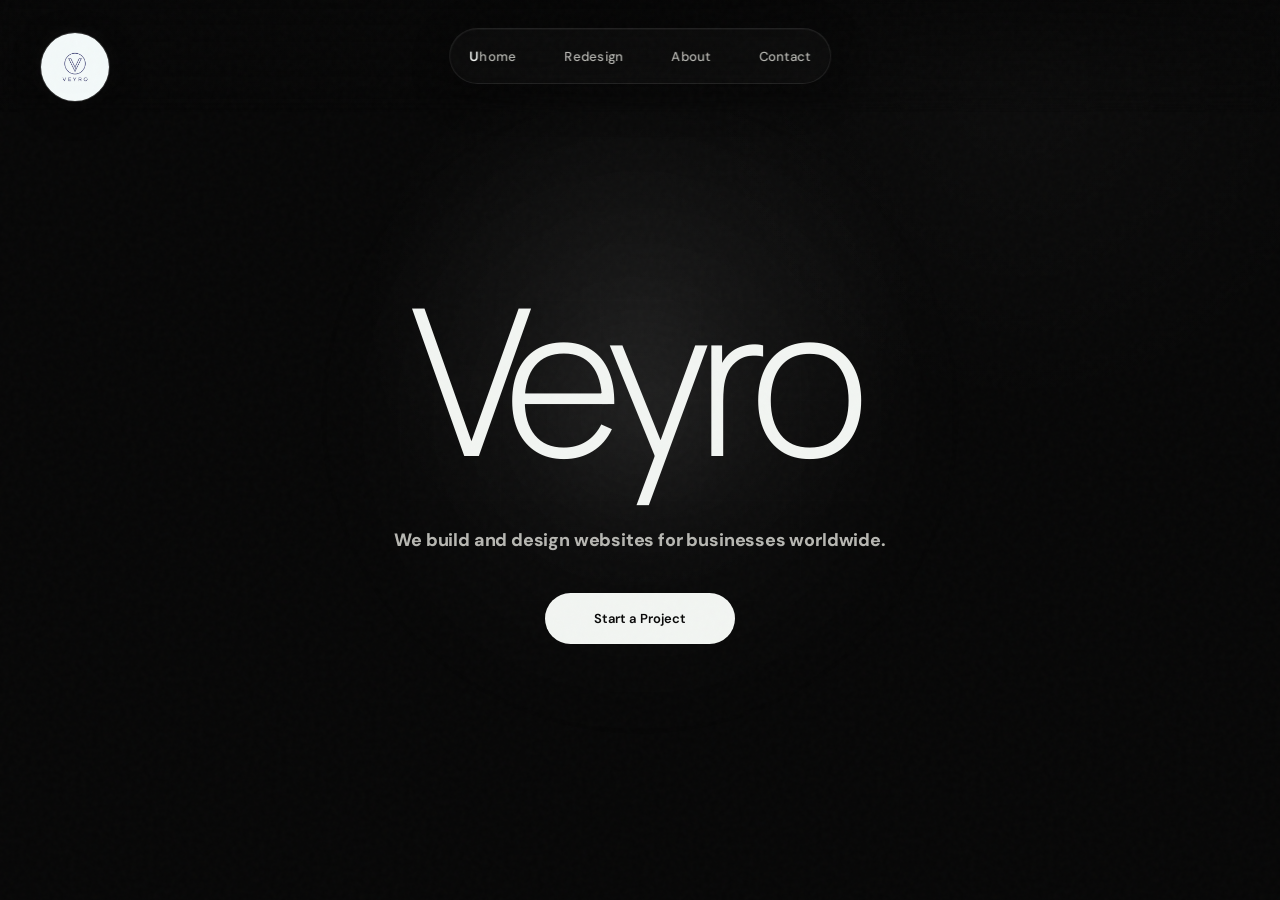
<file: Veyro/index.html>
<!DOCTYPE html>
<html lang="en">
    <head>
        <meta charset="UTF-8">
        <meta name="viewport" content="width=device-width, initial-scale=1.0">
        <meta name="description" content="Veyro builds and designs modern, high-performing websites for businesses worldwide.">
        <link rel="stylesheet" href="style.css">
        <title>Veyro | Web Design & Development</title>
    </head>
    <body>


        <header>
            <nav aria-label="Main Navigation">

    <a href="#Home" class="logo">
        <img src="logo.png" alt="Veyro Logo">
    </a>

    <ul class="nav-links">
        <li><a href="#Home"><span class="brand-u">U</span>home</a></li>
        <li><a href="redesign.html">Redesign</a></li>
        <li><a href="About.html">About</a></li>
        <li><a href="#Contact">Contact</a></li>
    </ul>

</nav>
        </header>


        <main id="Home">
            <section class="hero">
                <h1>Veyro</h1>
                <p>We build and design websites for businesses worldwide.</p>
                <a href="StartProject.html" class="btn-primary" id="Start">Start a Project</a>
            </section>
        </main>

    </body>
</html>
</file>
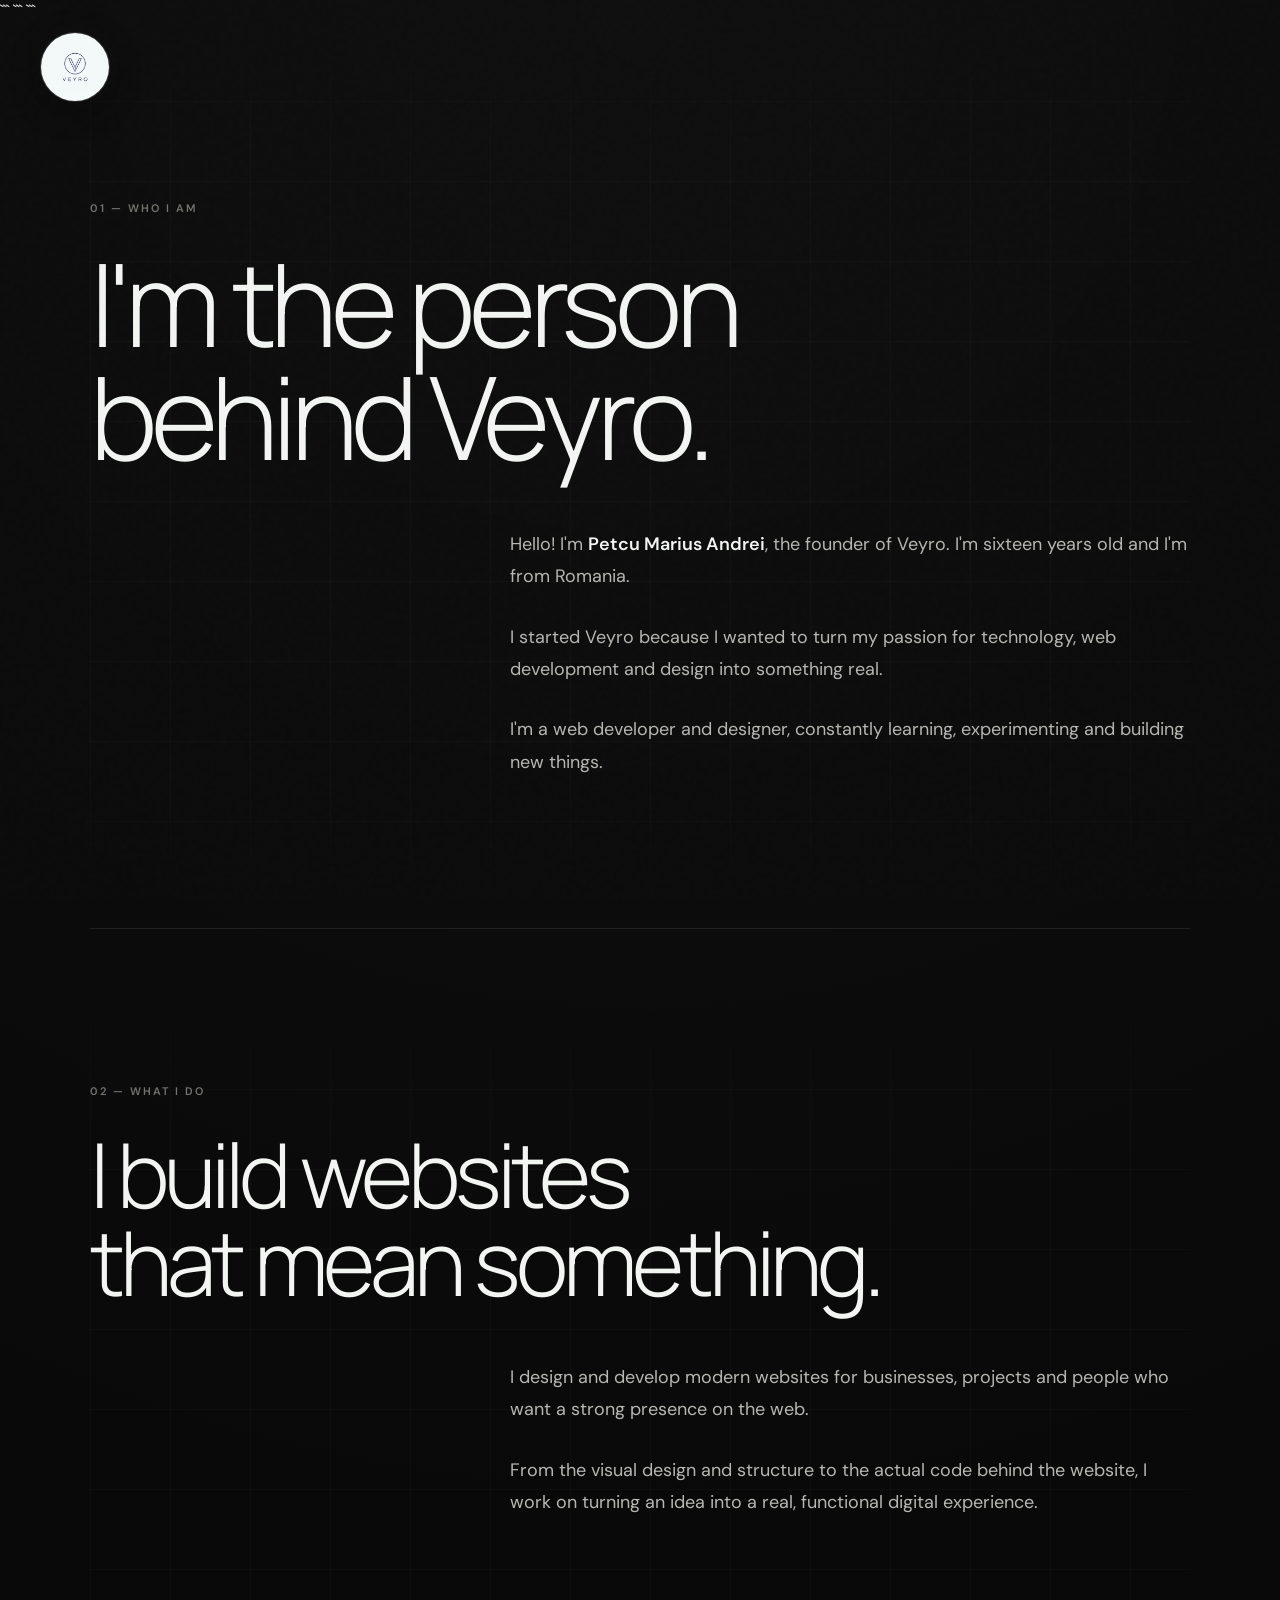
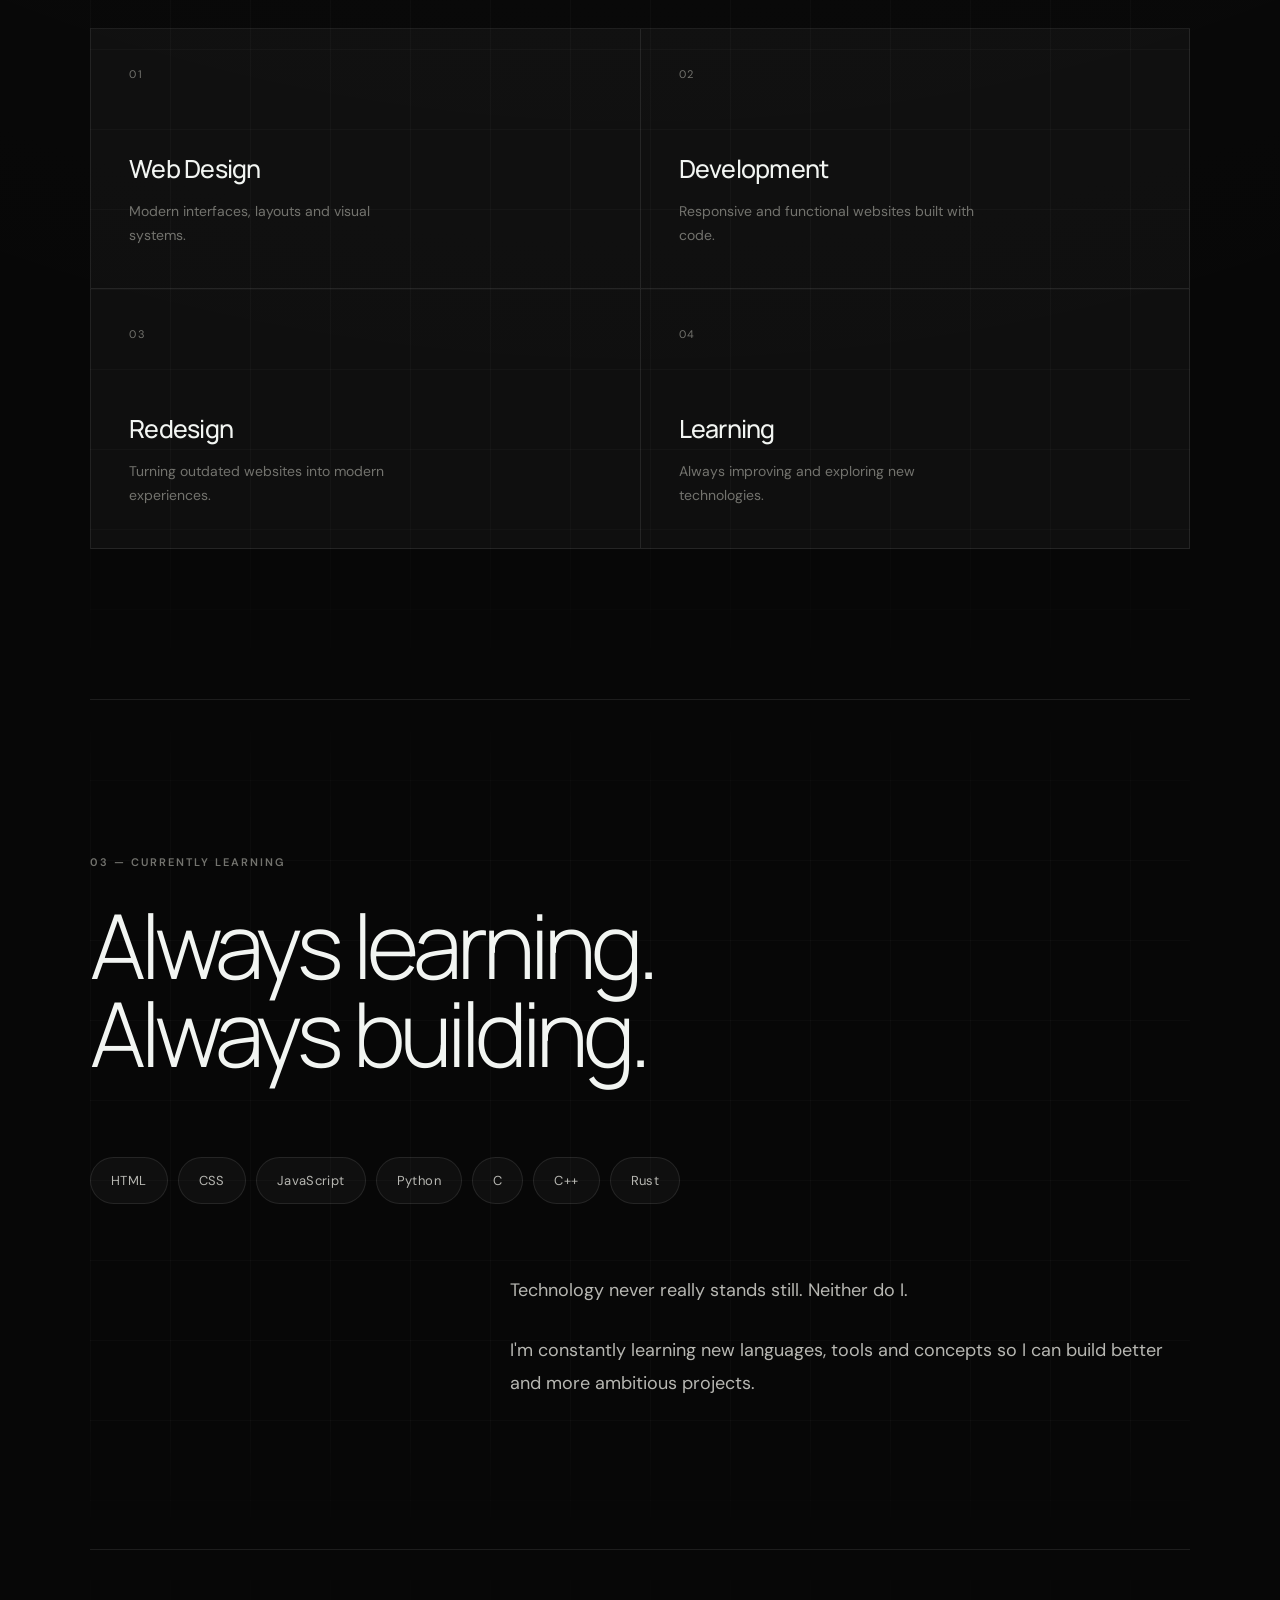
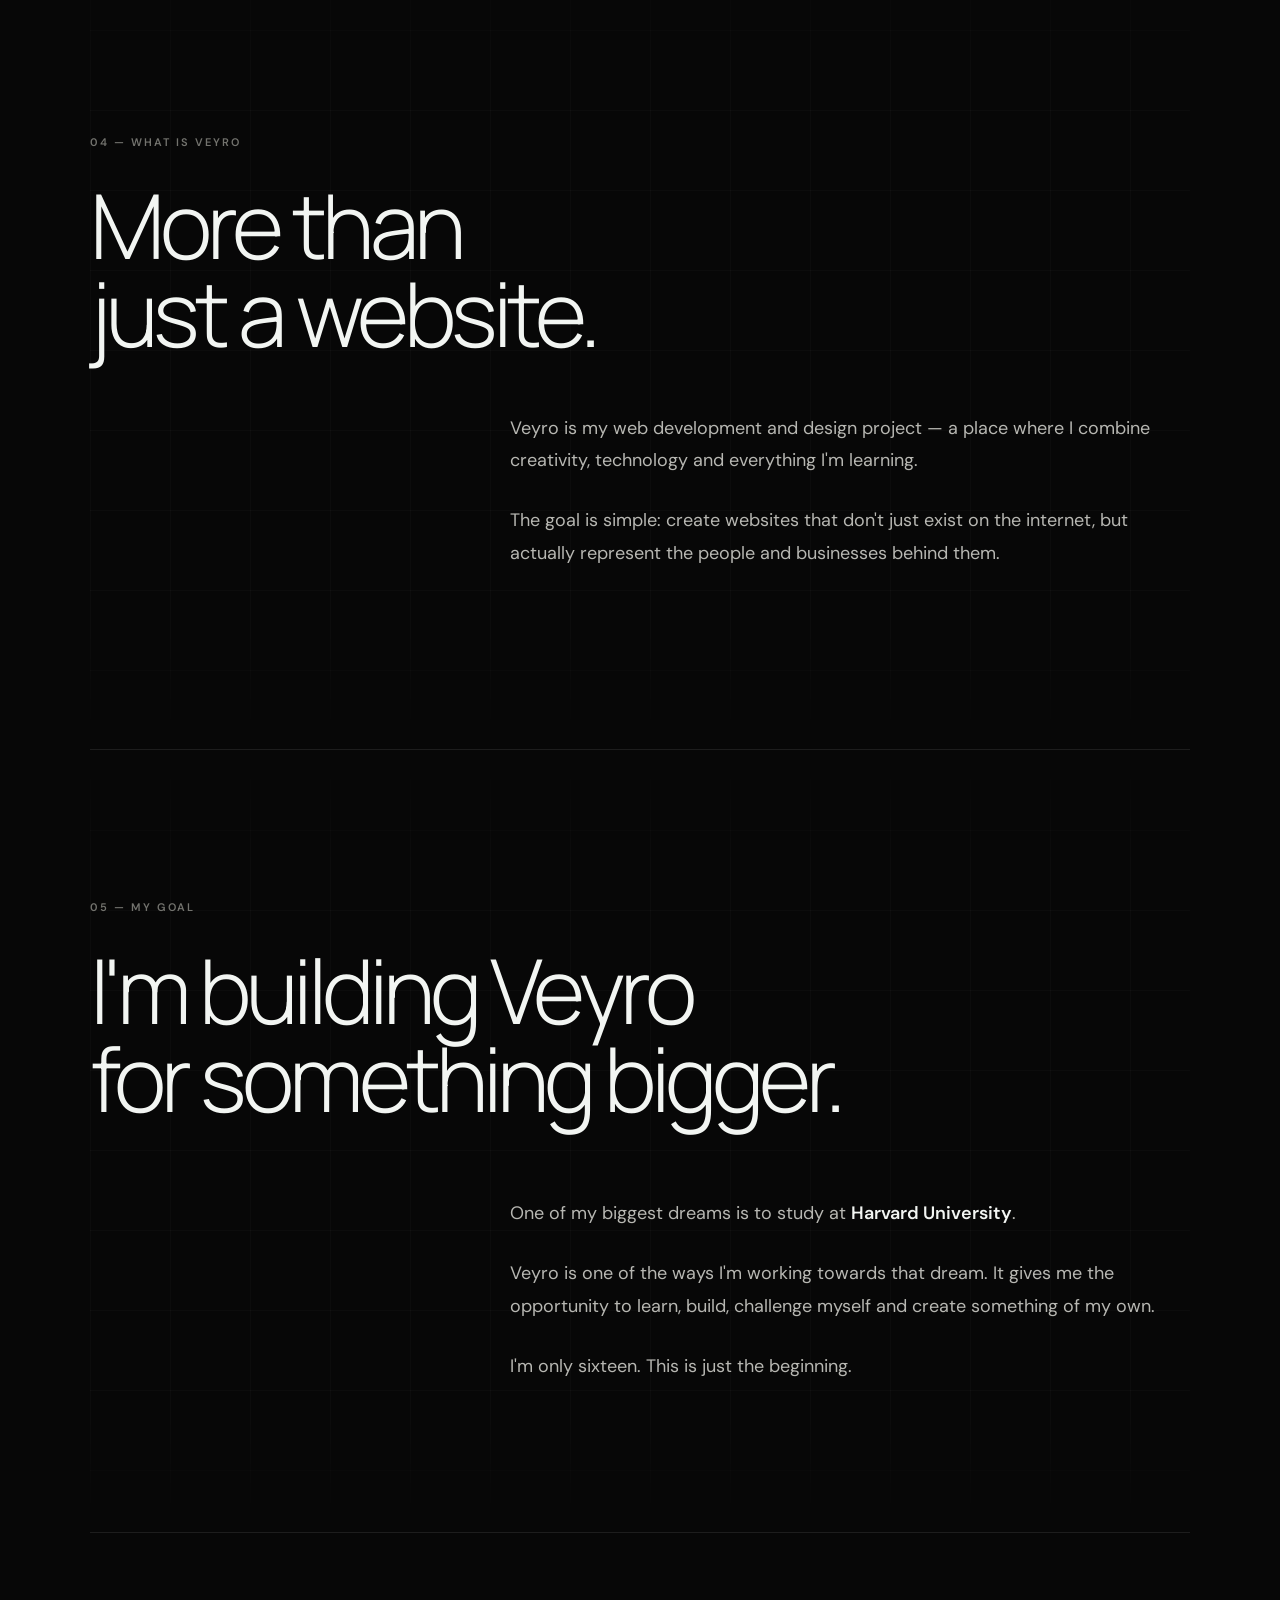
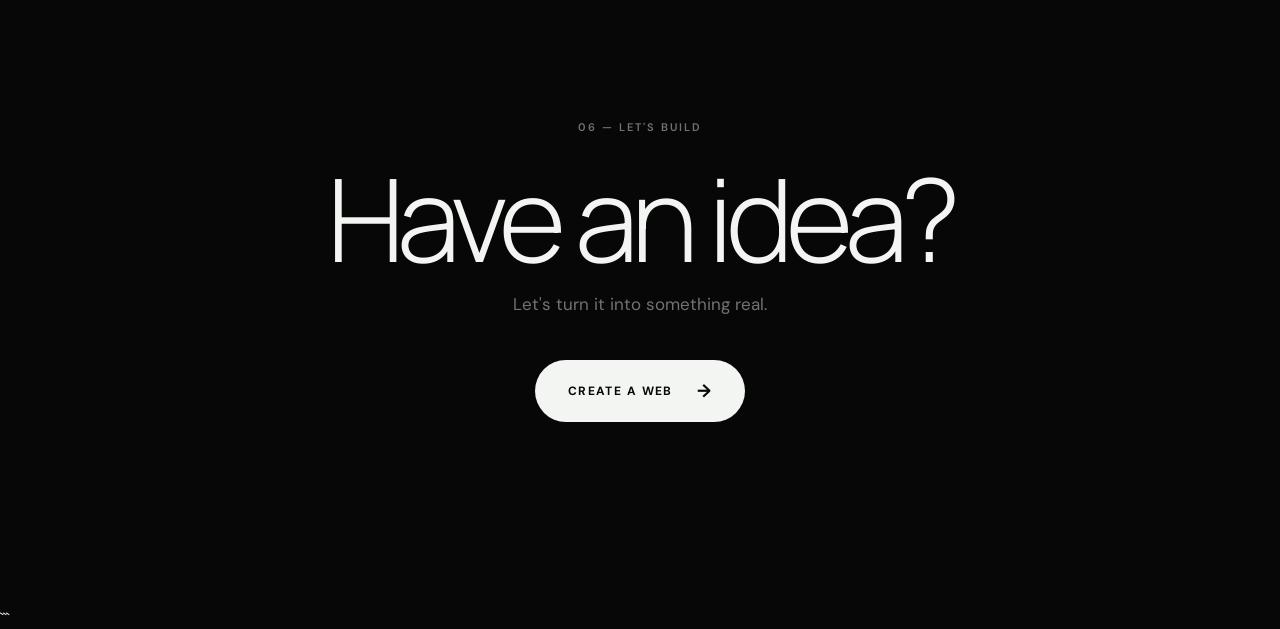
<file: Veyro/About.html>
<!DOCTYPE html>

<html lang="en">

<head>
    <meta charset="UTF-8">
    <meta name="viewport" content="width=device-width, initial-scale=1.0">

```
<meta name="description"
    content="Meet Petcu Marius Andrei, the founder of Veyro — a 16-year-old web developer and designer from Romania building modern digital experiences.">

<link rel="stylesheet" href="About.css">

<title>Veyro | About</title>
```

</head>

<body>

```
<header>

    <nav aria-label="Main Navigation">

        <a href="index.html" class="logo">
            <img src="logo.png" alt="Veyro Logo">
        </a>

    </nav>

</header>


<main>

    <!-- WHO I AM -->

    <section class="about-section who-i-am">

        <span class="eyebrow">01 — WHO I AM</span>

        <h1>
            I'm the person<br>
            behind Veyro.
        </h1>

        <div class="about-content">

            <p>
                Hello! I'm <strong>Petcu Marius Andrei</strong>, the founder of Veyro.
                I'm sixteen years old and I'm from Romania.
            </p>

            <p>
                I started Veyro because I wanted to turn my passion for technology,
                web development and design into something real.
            </p>

            <p>
                I'm a web developer and designer, constantly learning,
                experimenting and building new things.
            </p>

        </div>

    </section>


    <!-- WHAT I DO -->

    <section class="about-section">

        <span class="eyebrow">02 — WHAT I DO</span>

        <h2>
            I build websites<br>
            that mean something.
        </h2>

        <div class="about-content">

            <p>
                I design and develop modern websites for businesses,
                projects and people who want a strong presence on the web.
            </p>

            <p>
                From the visual design and structure to the actual code
                behind the website, I work on turning an idea into a
                real, functional digital experience.
            </p>

        </div>


        <div class="skills-grid">

            <div class="skill">
                <span>01</span>
                <h3>Web Design</h3>
                <p>Modern interfaces, layouts and visual systems.</p>
            </div>

            <div class="skill">
                <span>02</span>
                <h3>Development</h3>
                <p>Responsive and functional websites built with code.</p>
            </div>

            <div class="skill">
                <span>03</span>
                <h3>Redesign</h3>
                <p>Turning outdated websites into modern experiences.</p>
            </div>

            <div class="skill">
                <span>04</span>
                <h3>Learning</h3>
                <p>Always improving and exploring new technologies.</p>
            </div>

        </div>

    </section>


    <!-- TECHNOLOGIES -->

    <section class="about-section">

        <span class="eyebrow">03 — CURRENTLY LEARNING</span>

        <h2>
            Always learning.<br>
            Always building.
        </h2>

        <div class="tech-list">

            <span>HTML</span>
            <span>CSS</span>
            <span>JavaScript</span>
            <span>Python</span>
            <span>C</span>
            <span>C++</span>
            <span>Rust</span>

        </div>

        <div class="about-content">

            <p>
                Technology never really stands still.
                Neither do I.
            </p>

            <p>
                I'm constantly learning new languages, tools and concepts
                so I can build better and more ambitious projects.
            </p>

        </div>

    </section>


    <!-- WHAT IS VEYRO -->

    <section class="about-section veyro-section">

        <span class="eyebrow">04 — WHAT IS VEYRO</span>

        <h2>
            More than<br>
            just a website.
        </h2>

        <div class="about-content">

            <p>
                Veyro is my web development and design project —
                a place where I combine creativity, technology and
                everything I'm learning.
            </p>

            <p>
                The goal is simple:
                create websites that don't just exist on the internet,
                but actually represent the people and businesses behind them.
            </p>

        </div>

    </section>


    <!-- MY GOAL -->

    <section class="about-section goal-section">

        <span class="eyebrow">05 — MY GOAL</span>

        <h2>
            I'm building Veyro<br>
            for something bigger.
        </h2>

        <div class="about-content">

            <p>
                One of my biggest dreams is to study at
                <strong>Harvard University</strong>.
            </p>

            <p>
                Veyro is one of the ways I'm working towards that dream.
                It gives me the opportunity to learn, build, challenge myself
                and create something of my own.
            </p>

            <p>
                I'm only sixteen.
                This is just the beginning.
            </p>

        </div>

    </section>


    <!-- CTA -->

    <section class="about-cta">

        <span class="eyebrow">06 — LET'S BUILD</span>

        <h2>
            Have an idea?
        </h2>

        <p>
            Let's turn it into something real.
        </p>

        <a href="StartProject.html" class="cta-button">
            CREATE A WEB
            <span>→</span>
        </a>

    </section>

</main>
```

</body>

</html>
</file>
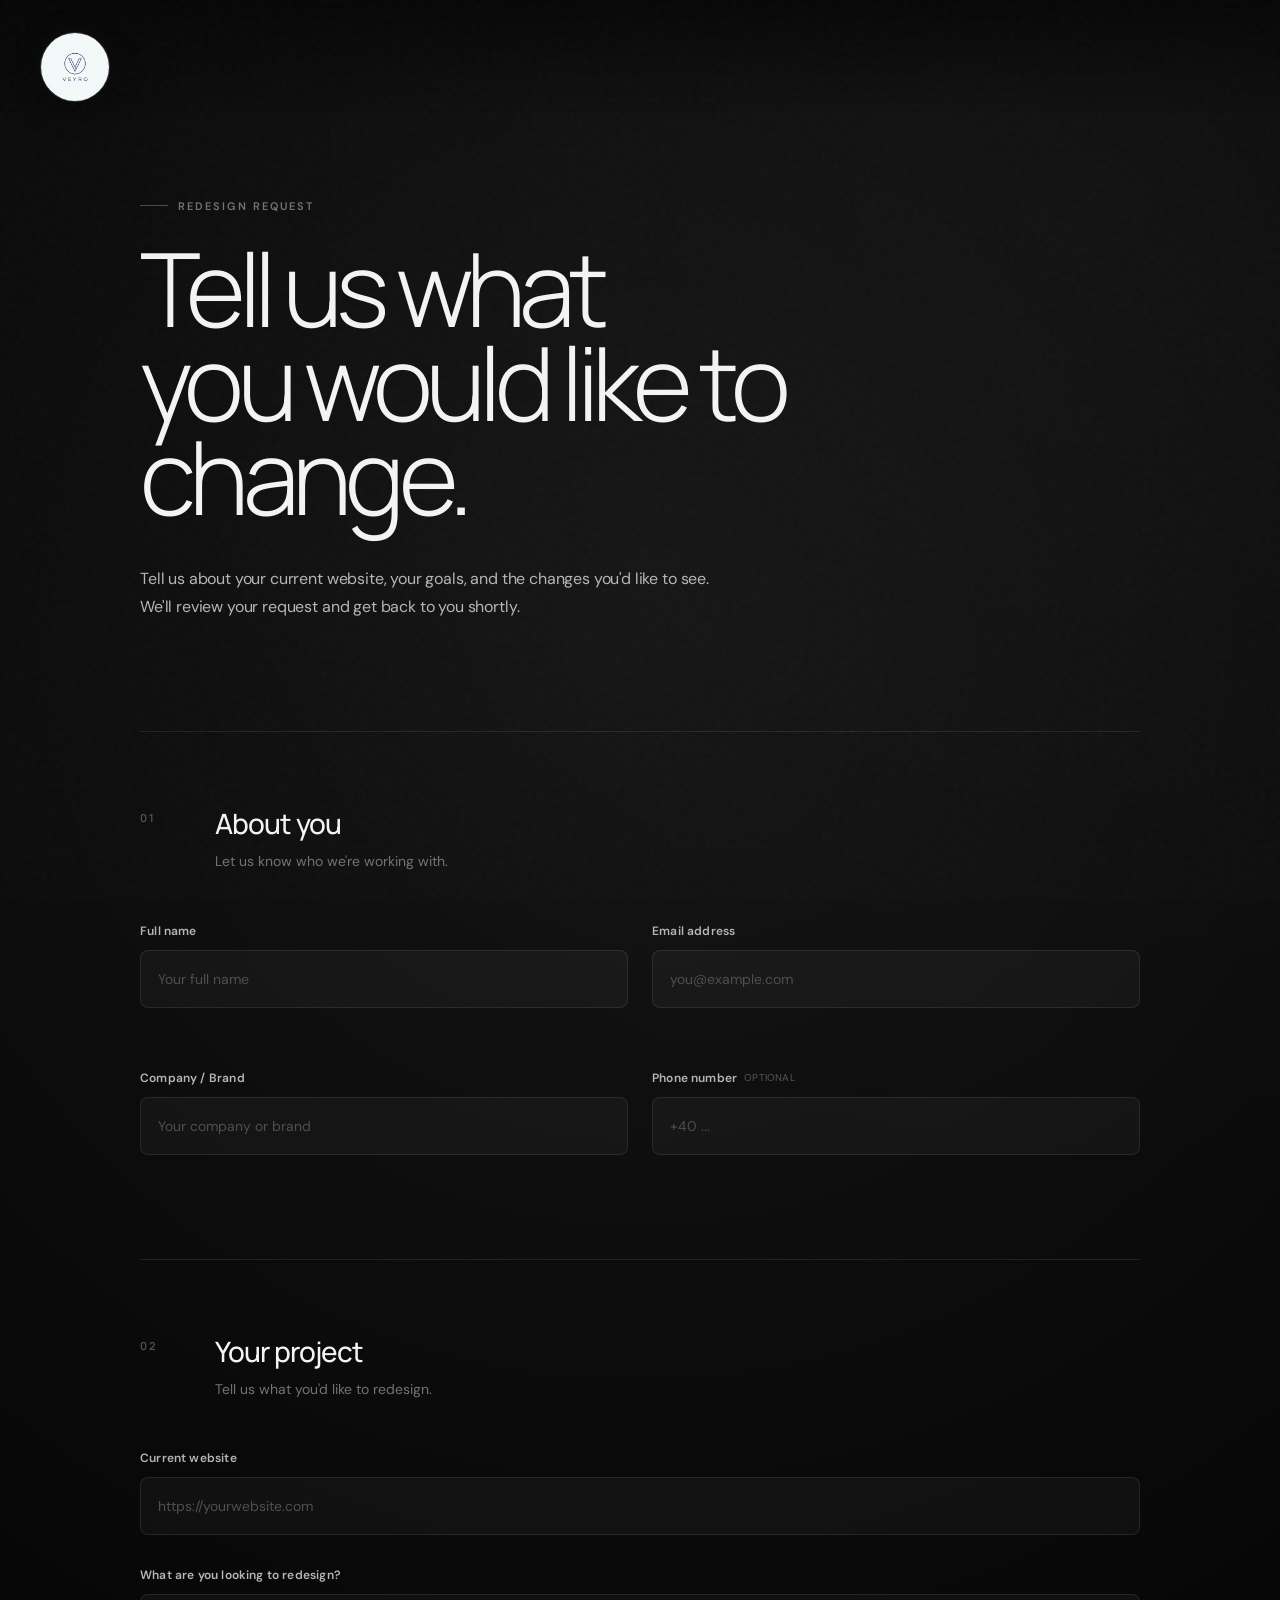
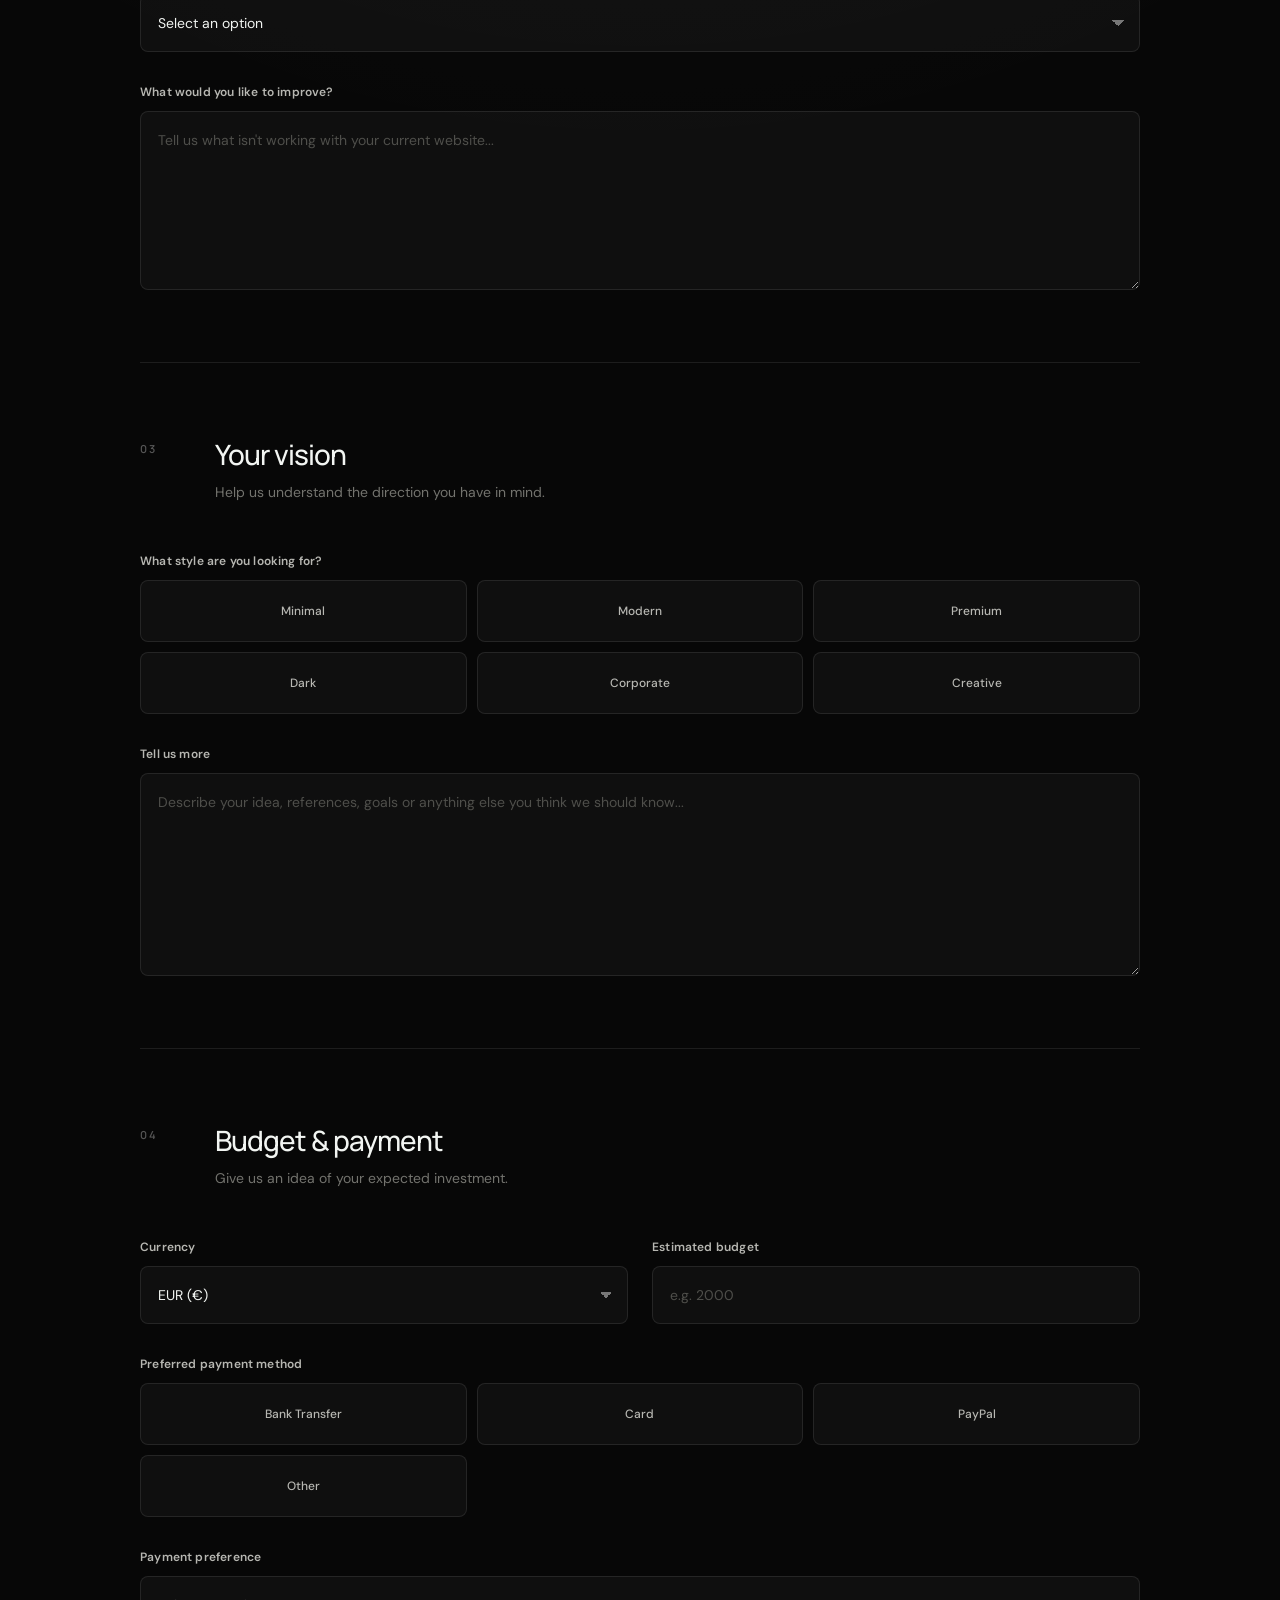
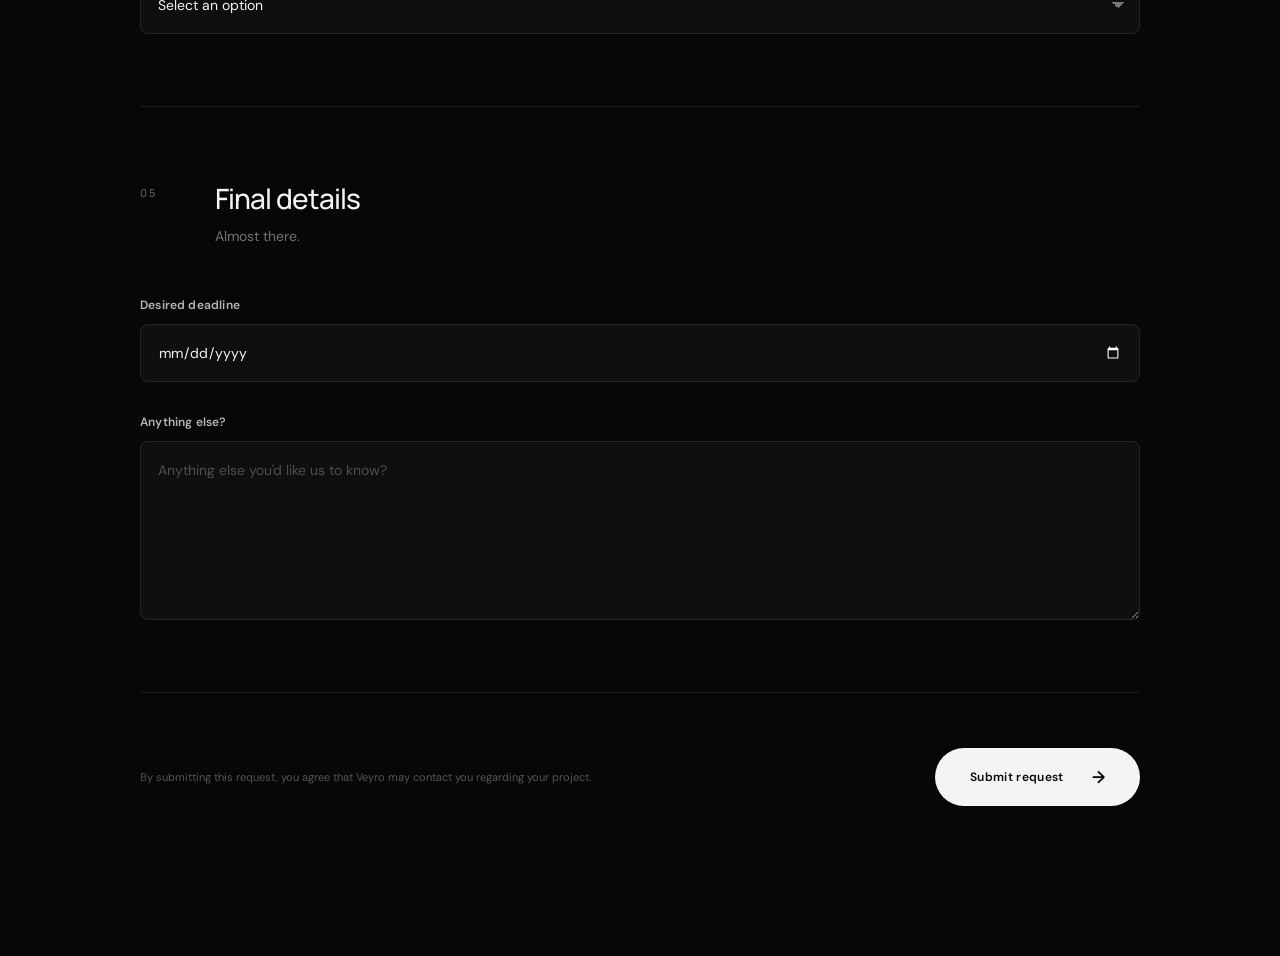
<file: Veyro/redesign-request.html>
<!DOCTYPE html>
<html lang="en">
<head>
    <meta charset="UTF-8">
    <meta name="viewport" content="width=device-width, initial-scale=1.0">

    <meta name="description" content="Submit your redesign request to Veyro.">

    <link rel="stylesheet" href="requestRedesign.css">

    <title>Veyro | Redesign Request</title>
</head>

<body>

    <header>
        <nav aria-label="Main Navigation">
            <a href="redesign.html" class="logo">
                <img src="logo.png" alt="Veyro Logo">
            </a>
        </nav>
    </header>

    <main class="redesign-container">

        <section class="request-intro">
            <span class="eyebrow">REDESIGN REQUEST</span>

            <h1>
                Tell us what<br>
                you would like to change.
            </h1>

            <p>
                Tell us about your current website, your goals,
                and the changes you'd like to see. We'll review
                your request and get back to you shortly.
            </p>
        </section>


        <form class="redesign-form" action="#" method="POST">


            <!-- ABOUT YOU -->

            <section class="form-section">

                <div class="section-heading">
                    <span>01</span>

                    <div>
                        <h2>About you</h2>
                        <p>Let us know who we're working with.</p>
                    </div>
                </div>


                <div class="form-grid">

                    <div class="form-group">
                        <label for="full-name">
                            Full name
                        </label>

                        <input
                            type="text"
                            id="full-name"
                            name="full_name"
                            placeholder="Your full name"
                            autocomplete="name"
                            required
                        >
                    </div>


                    <div class="form-group">
                        <label for="email">
                            Email address
                        </label>

                        <input
                            type="email"
                            id="email"
                            name="email"
                            placeholder="you@example.com"
                            autocomplete="email"
                            required
                        >
                    </div>


                    <div class="form-group">
                        <label for="company">
                            Company / Brand
                        </label>

                        <input
                            type="text"
                            id="company"
                            name="company"
                            placeholder="Your company or brand"
                            autocomplete="organization"
                        >
                    </div>


                    <div class="form-group">
                        <label for="phone">
                            Phone number
                            <span>Optional</span>
                        </label>

                        <input
                            type="tel"
                            id="phone"
                            name="phone"
                            placeholder="+40 ..."
                            autocomplete="tel"
                        >
                    </div>

                </div>

            </section>


            <!-- PROJECT -->

            <section class="form-section">

                <div class="section-heading">
                    <span>02</span>

                    <div>
                        <h2>Your project</h2>
                        <p>Tell us what you'd like to redesign.</p>
                    </div>
                </div>


                <div class="form-group">

                    <label for="website">
                        Current website
                    </label>

                    <input
                        type="url"
                        id="website"
                        name="website"
                        placeholder="https://yourwebsite.com"
                    >

                </div>


                <div class="form-group">

                    <label for="project-type">
                        What are you looking to redesign?
                    </label>

                    <select
                        id="project-type"
                        name="project_type"
                        required
                    >
                        <option value="" disabled selected>
                            Select an option
                        </option>

                        <option value="website">
                            Website
                        </option>

                        <option value="landing-page">
                            Landing page
                        </option>

                        <option value="ecommerce">
                            E-commerce website
                        </option>

                        <option value="web-app">
                            Web application
                        </option>

                        <option value="other">
                            Other
                        </option>
                    </select>

                </div>


                <div class="form-group">

                    <label for="improvements">
                        What would you like to improve?
                    </label>

                    <textarea
                        id="improvements"
                        name="improvements"
                        rows="6"
                        placeholder="Tell us what isn't working with your current website..."
                        required
                    ></textarea>

                </div>

            </section>


            <!-- VISION -->

            <section class="form-section">

                <div class="section-heading">
                    <span>03</span>

                    <div>
                        <h2>Your vision</h2>
                        <p>Help us understand the direction you have in mind.</p>
                    </div>
                </div>


                <div class="form-group">

                    <label>
                        What style are you looking for?
                    </label>

                    <div class="choice-grid">

                        <label class="choice">
                            <input
                                type="checkbox"
                                name="style"
                                value="minimal"
                            >
                            <span>Minimal</span>
                        </label>

                        <label class="choice">
                            <input
                                type="checkbox"
                                name="style"
                                value="modern"
                            >
                            <span>Modern</span>
                        </label>

                        <label class="choice">
                            <input
                                type="checkbox"
                                name="style"
                                value="premium"
                            >
                            <span>Premium</span>
                        </label>

                        <label class="choice">
                            <input
                                type="checkbox"
                                name="style"
                                value="dark"
                            >
                            <span>Dark</span>
                        </label>

                        <label class="choice">
                            <input
                                type="checkbox"
                                name="style"
                                value="corporate"
                            >
                            <span>Corporate</span>
                        </label>

                        <label class="choice">
                            <input
                                type="checkbox"
                                name="style"
                                value="creative"
                            >
                            <span>Creative</span>
                        </label>

                    </div>

                </div>


                <div class="form-group">

                    <label for="vision">
                        Tell us more
                    </label>

                    <textarea
                        id="vision"
                        name="vision"
                        rows="7"
                        placeholder="Describe your idea, references, goals or anything else you think we should know..."
                    ></textarea>

                </div>

            </section>


            <!-- BUDGET & PAYMENT -->

            <section class="form-section">

                <div class="section-heading">
                    <span>04</span>

                    <div>
                        <h2>Budget & payment</h2>
                        <p>Give us an idea of your expected investment.</p>
                    </div>
                </div>


                <div class="form-grid">

                    <div class="form-group">

                        <label for="currency">
                            Currency
                        </label>

                        <select
                            id="currency"
                            name="currency"
                            required
                        >
                            <option value="EUR">
                                EUR (€)
                            </option>

                            <option value="USD">
                                USD ($)
                            </option>

                            <option value="GBP">
                                GBP (£)
                            </option>

                            <option value="RON">
                                RON (lei)
                            </option>
                        </select>

                    </div>


                    <div class="form-group">

                        <label for="budget">
                            Estimated budget
                        </label>

                        <input
                            type="number"
                            id="budget"
                            name="budget"
                            min="0"
                            placeholder="e.g. 2000"
                        >

                    </div>

                </div>


                <div class="form-group">

                    <label>
                        Preferred payment method
                    </label>

                    <div class="choice-grid">

                        <label class="choice">
                            <input
                                type="radio"
                                name="payment_method"
                                value="bank-transfer"
                            >
                            <span>Bank Transfer</span>
                        </label>

                        <label class="choice">
                            <input
                                type="radio"
                                name="payment_method"
                                value="card"
                            >
                            <span>Card</span>
                        </label>

                        <label class="choice">
                            <input
                                type="radio"
                                name="payment_method"
                                value="paypal"
                            >
                            <span>PayPal</span>
                        </label>

                        <label class="choice">
                            <input
                                type="radio"
                                name="payment_method"
                                value="other"
                            >
                            <span>Other</span>
                        </label>

                    </div>

                </div>


                <div class="form-group">

                    <label for="payment-preference">
                        Payment preference
                    </label>

                    <select
                        id="payment-preference"
                        name="payment_preference"
                    >
                        <option value="" disabled selected>
                            Select an option
                        </option>

                        <option value="upfront">
                            Full payment upfront
                        </option>

                        <option value="split">
                            50% upfront / 50% upon completion
                        </option>

                        <option value="discuss">
                            I'd like to discuss this
                        </option>
                    </select>

                </div>

            </section>


            <!-- FINAL DETAILS -->

            <section class="form-section">

                <div class="section-heading">
                    <span>05</span>

                    <div>
                        <h2>Final details</h2>
                        <p>Almost there.</p>
                    </div>
                </div>


                <div class="form-group">

                    <label for="deadline">
                        Desired deadline
                    </label>

                    <input
                        type="date"
                        id="deadline"
                        name="deadline"
                    >

                </div>


                <div class="form-group">

                    <label for="message">
                        Anything else?
                    </label>

                    <textarea
                        id="message"
                        name="message"
                        rows="6"
                        placeholder="Anything else you'd like us to know?"
                    ></textarea>

                </div>

            </section>


            <!-- SUBMIT -->

            <div class="form-submit">

                <p>
                    By submitting this request, you agree that Veyro
                    may contact you regarding your project.
                </p>

                <button type="submit">
                    Submit request
                    <span>→</span>
                </button>

            </div>

        </form>

    </main>

</body>
</html>
</file>
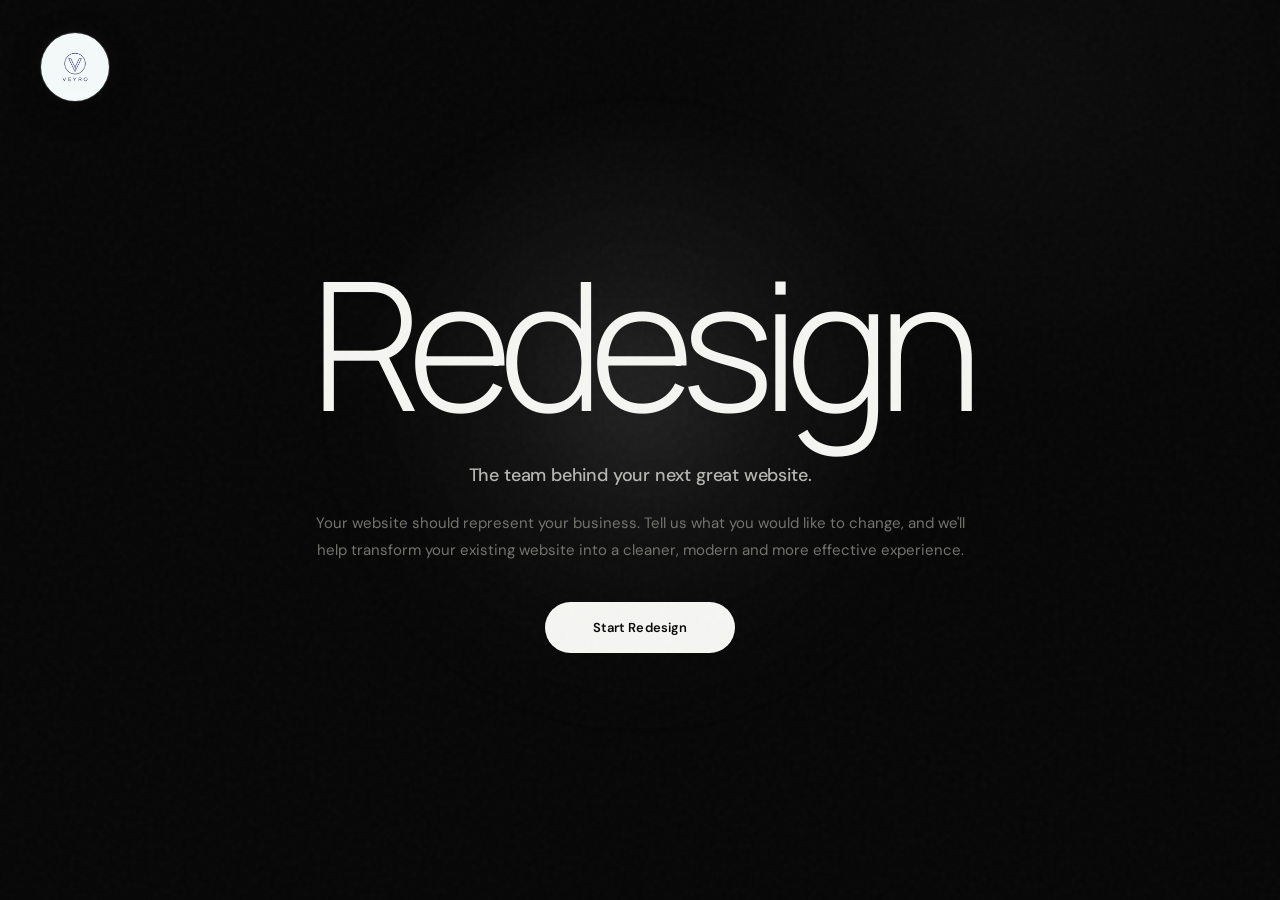
<file: Veyro/redesign.html>
<!DOCTYPE html>
<html lang="en">
    <head>
        <meta charset="UTF-8">
        <meta name="viewport" content="width=device-width, initial-scale=1.0">
        <link rel="stylesheet" href="redesign.css">
        <title>Veyro | Redesign</title>
    </head>
<body>
    <header>
        <a href="index.html" class="logo">
             <img src="logo.png" alt="Veyro Logo">
        </a>
        
        <h1>Redesign</h1>
        <p>The team behind your next great website.</p>
        <p>Your website should represent your business. Tell us what you would like to change, and we'll help transform your existing website into a cleaner, modern and more effective experience.  </p>

        <a href="redesign-request.html" class="btn-primary">
            Start Redesign</a>
    </header>
</body>
</html>
</file>
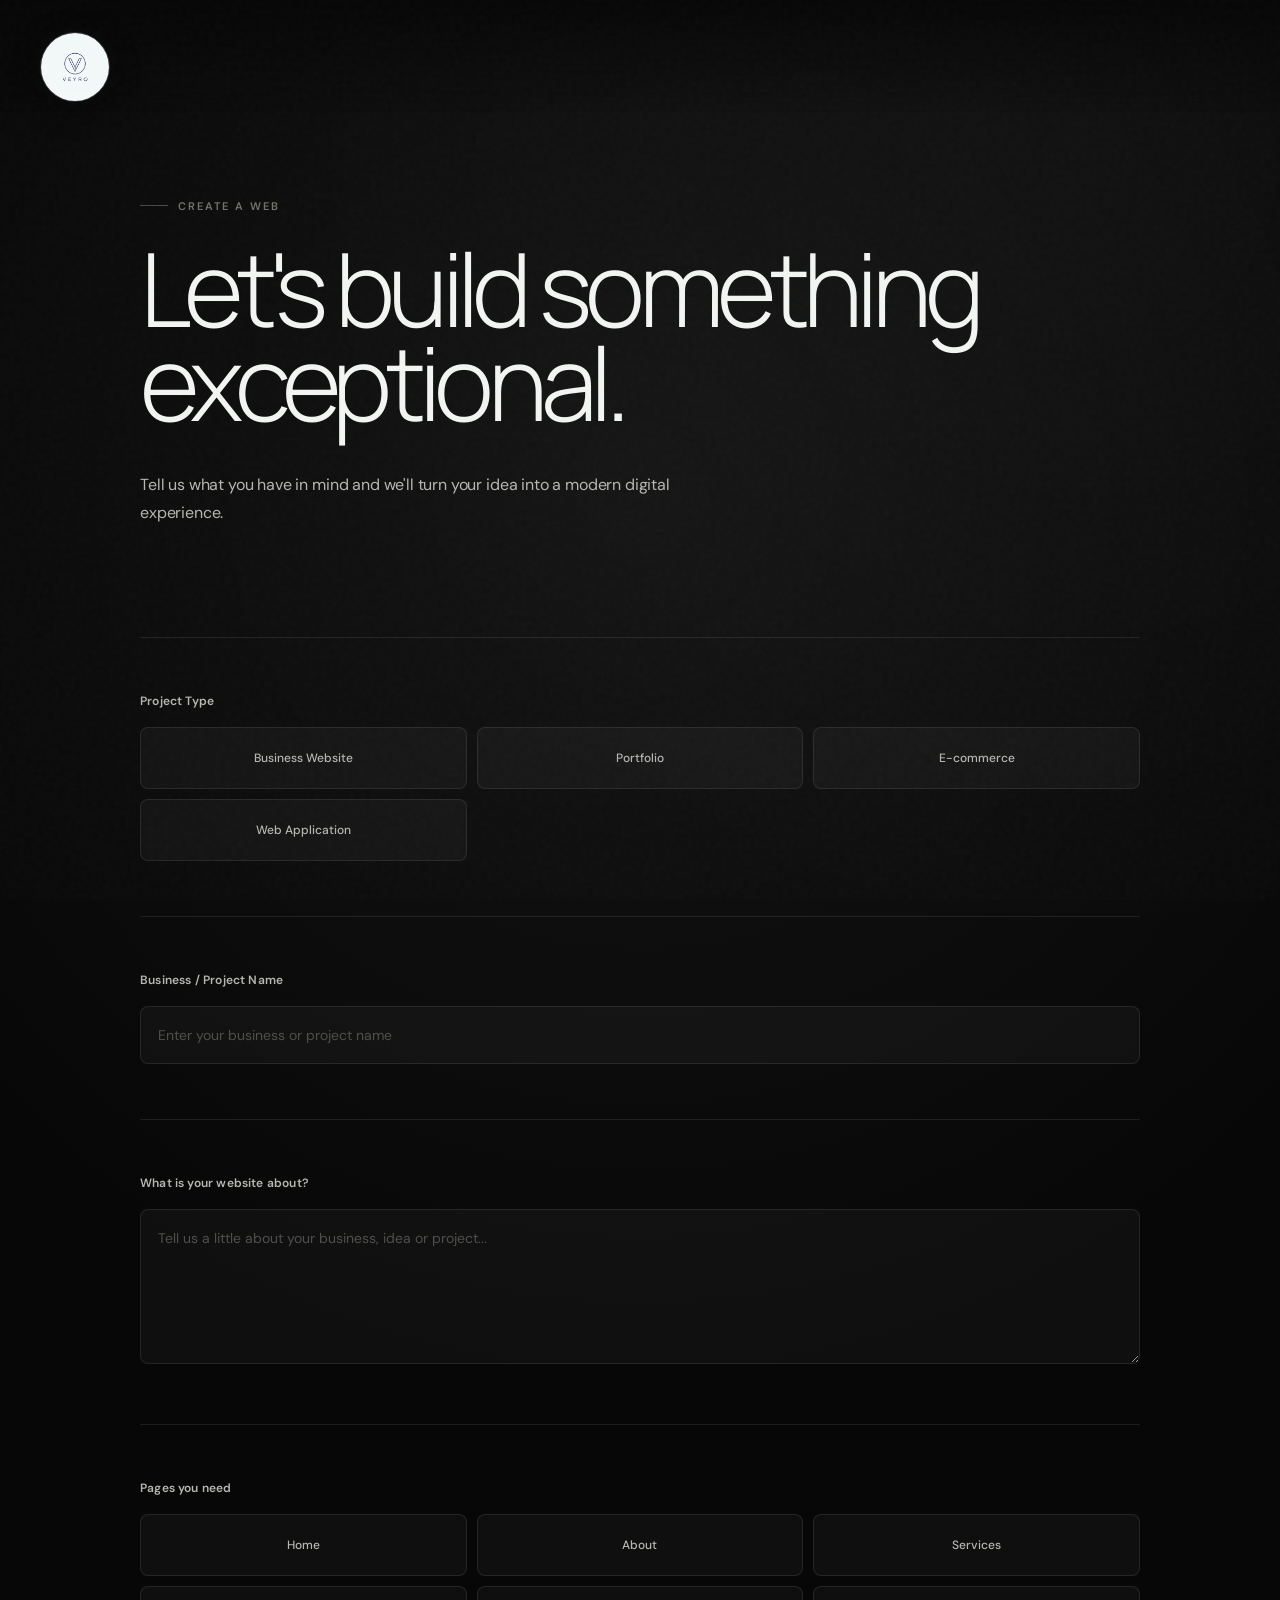
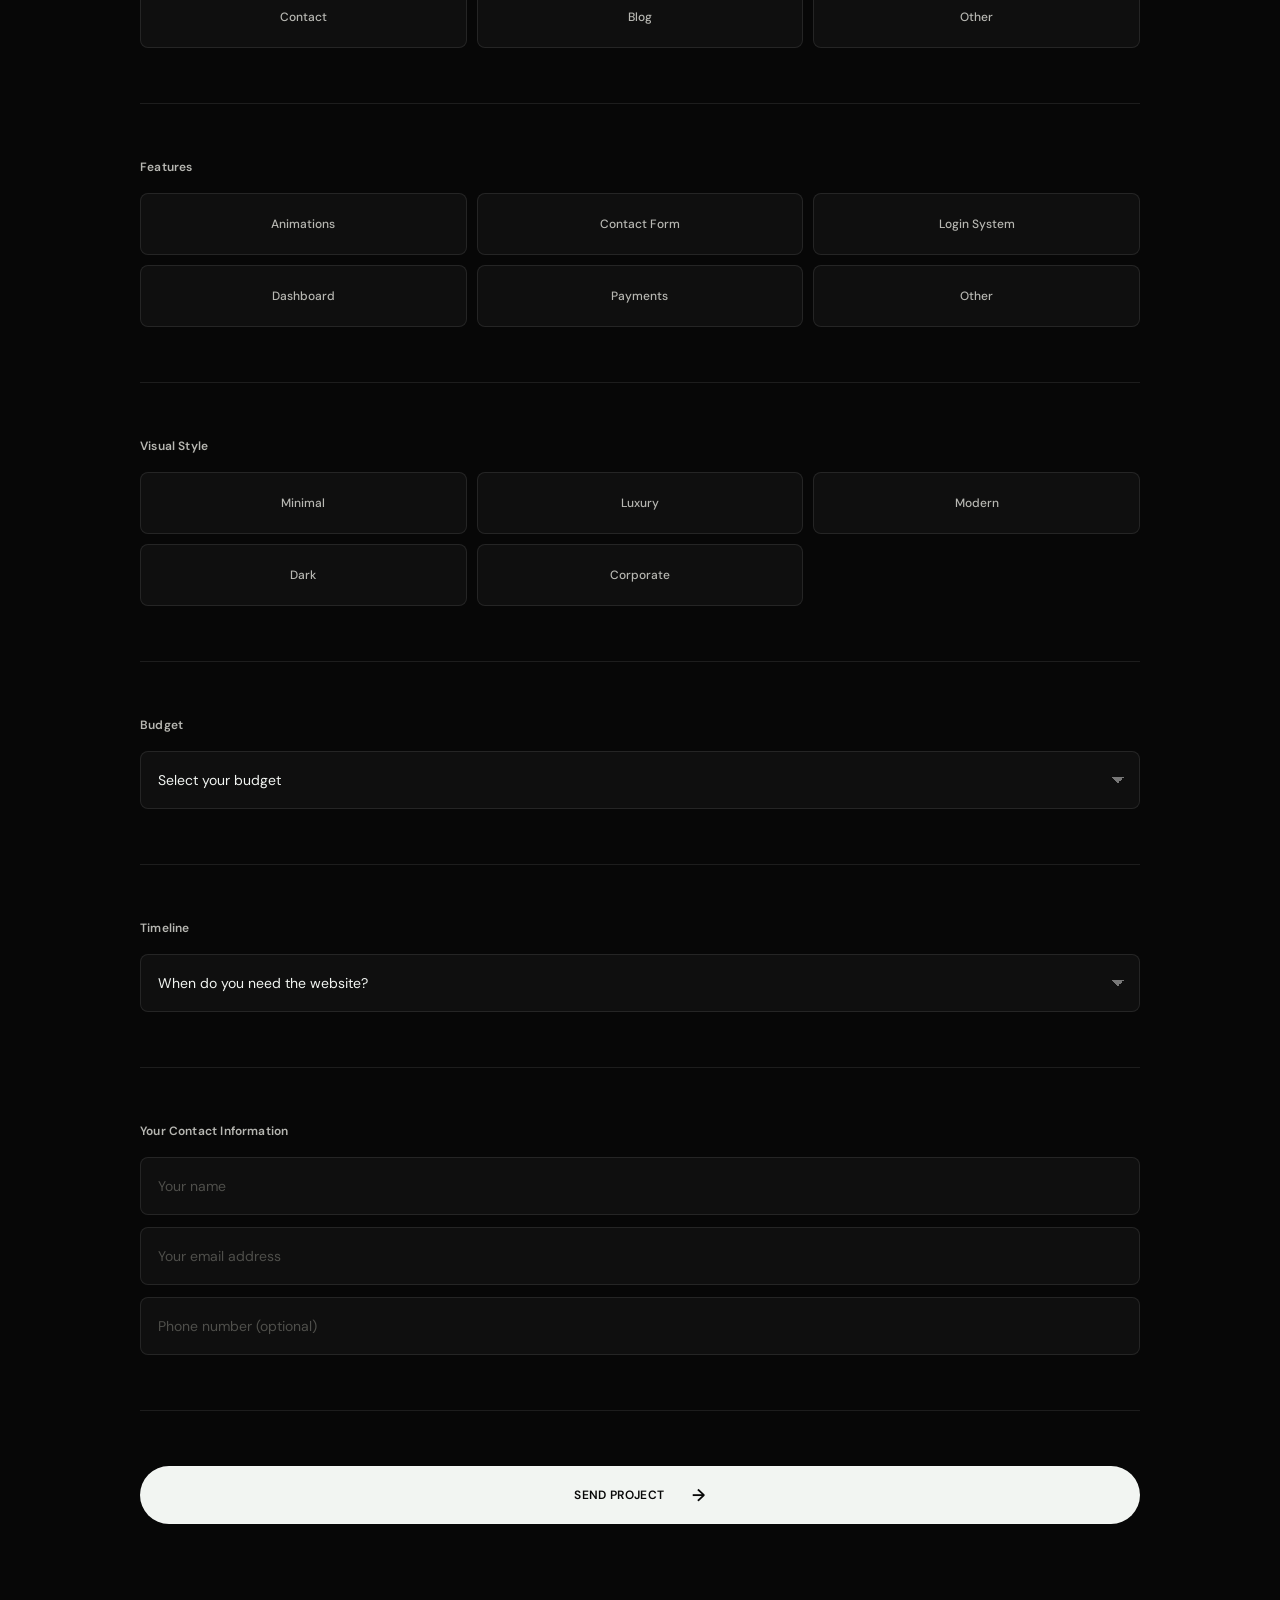
<file: Veyro/StartProject.html>
<!DOCTYPE html>
<html lang="en">
<head>
    <meta charset="UTF-8">
    <meta name="viewport" content="width=device-width, initial-scale=1.0">

    <meta
        name="description"
        content="Veyro builds and designs modern, high-performing websites for businesses worldwide."
    >

    <link rel="stylesheet" href="startproject.css">

    <title>Veyro | Create a Web</title>
</head>

<body>

    <header>
        <nav aria-label="Main Navigation">

            <a href="index.html" class="logo">
                <img src="logo.png" alt="Veyro Logo">
            </a>

        </nav>
    </header>


    <main>

        <!-- HERO -->

        <section class="create-hero">

            <span class="eyebrow">CREATE A WEB</span>

            <h1>Let's build something exceptional.</h1>

            <p>
                Tell us what you have in mind and we'll turn your idea
                into a modern digital experience.
            </p>

        </section>


        <!-- FORM -->

        <section class="form-section">

            <form action="/create-web" method="POST">


                <!-- PROJECT TYPE -->

                <div class="form-group">

                    <label>Project Type</label>

                    <div class="choice-grid">

                        <label class="choice-card">
                            <input
                                type="radio"
                                name="project_type"
                                value="business"
                                required
                            >
                            <span>Business Website</span>
                        </label>

                        <label class="choice-card">
                            <input
                                type="radio"
                                name="project_type"
                                value="portfolio"
                            >
                            <span>Portfolio</span>
                        </label>

                        <label class="choice-card">
                            <input
                                type="radio"
                                name="project_type"
                                value="ecommerce"
                            >
                            <span>E-commerce</span>
                        </label>

                        <label class="choice-card">
                            <input
                                type="radio"
                                name="project_type"
                                value="web_app"
                            >
                            <span>Web Application</span>
                        </label>

                    </div>

                </div>


                <!-- BUSINESS NAME -->

                <div class="form-group">

                    <label for="business-name">
                        Business / Project Name
                    </label>

                    <input
                        type="text"
                        id="business-name"
                        name="business_name"
                        placeholder="Enter your business or project name"
                        required
                    >

                </div>


                <!-- DESCRIPTION -->

                <div class="form-group">

                    <label for="project-description">
                        What is your website about?
                    </label>

                    <textarea
                        id="project-description"
                        name="project_description"
                        placeholder="Tell us a little about your business, idea or project..."
                        rows="5"
                        required
                    ></textarea>

                </div>


                <!-- PAGES -->

                <div class="form-group">

                    <label>Pages you need</label>

                    <div class="choice-grid">

                        <label class="choice-card">
                            <input
                                type="checkbox"
                                name="pages"
                                value="home"
                            >
                            <span>Home</span>
                        </label>

                        <label class="choice-card">
                            <input
                                type="checkbox"
                                name="pages"
                                value="about"
                            >
                            <span>About</span>
                        </label>

                        <label class="choice-card">
                            <input
                                type="checkbox"
                                name="pages"
                                value="services"
                            >
                            <span>Services</span>
                        </label>

                        <label class="choice-card">
                            <input
                                type="checkbox"
                                name="pages"
                                value="contact"
                            >
                            <span>Contact</span>
                        </label>

                        <label class="choice-card">
                            <input
                                type="checkbox"
                                name="pages"
                                value="blog"
                            >
                            <span>Blog</span>
                        </label>

                        <label class="choice-card">
                            <input
                                type="checkbox"
                                name="pages"
                                value="other"
                            >
                            <span>Other</span>
                        </label>

                    </div>

                </div>


                <!-- FEATURES -->

                <div class="form-group">

                    <label>Features</label>

                    <div class="choice-grid">

                        <label class="choice-card">
                            <input
                                type="checkbox"
                                name="features"
                                value="animations"
                            >
                            <span>Animations</span>
                        </label>

                        <label class="choice-card">
                            <input
                                type="checkbox"
                                name="features"
                                value="contact_form"
                            >
                            <span>Contact Form</span>
                        </label>

                        <label class="choice-card">
                            <input
                                type="checkbox"
                                name="features"
                                value="login"
                            >
                            <span>Login System</span>
                        </label>

                        <label class="choice-card">
                            <input
                                type="checkbox"
                                name="features"
                                value="dashboard"
                            >
                            <span>Dashboard</span>
                        </label>

                        <label class="choice-card">
                            <input
                                type="checkbox"
                                name="features"
                                value="payments"
                            >
                            <span>Payments</span>
                        </label>

                        <label class="choice-card">
                            <input
                                type="checkbox"
                                name="features"
                                value="other"
                            >
                            <span>Other</span>
                        </label>

                    </div>

                </div>


                <!-- VISUAL STYLE -->

                <div class="form-group">

                    <label>Visual Style</label>

                    <div class="choice-grid">

                        <label class="choice-card">
                            <input
                                type="radio"
                                name="visual_style"
                                value="minimal"
                                required
                            >
                            <span>Minimal</span>
                        </label>

                        <label class="choice-card">
                            <input
                                type="radio"
                                name="visual_style"
                                value="luxury"
                            >
                            <span>Luxury</span>
                        </label>

                        <label class="choice-card">
                            <input
                                type="radio"
                                name="visual_style"
                                value="modern"
                            >
                            <span>Modern</span>
                        </label>

                        <label class="choice-card">
                            <input
                                type="radio"
                                name="visual_style"
                                value="dark"
                            >
                            <span>Dark</span>
                        </label>

                        <label class="choice-card">
                            <input
                                type="radio"
                                name="visual_style"
                                value="corporate"
                            >
                            <span>Corporate</span>
                        </label>

                    </div>

                </div>


                <!-- BUDGET -->

                <div class="form-group">

                    <label for="budget">Budget</label>

                    <select
                        id="budget"
                        name="budget"
                        required
                    >
                        <option value="" disabled selected>
                            Select your budget
                        </option>

                        <option value="under-500">
                            Under €500
                        </option>

                        <option value="500-1000">
                            €500 – €1,000
                        </option>

                        <option value="1000-2500">
                            €1,000 – €2,500
                        </option>

                        <option value="2500-5000">
                            €2,500 – €5,000
                        </option>

                        <option value="5000-plus">
                            €5,000+
                        </option>

                    </select>

                </div>


                <!-- TIMELINE -->

                <div class="form-group">

                    <label for="timeline">Timeline</label>

                    <select
                        id="timeline"
                        name="timeline"
                        required
                    >
                        <option value="" disabled selected>
                            When do you need the website?
                        </option>

                        <option value="asap">
                            As soon as possible
                        </option>

                        <option value="2-4-weeks">
                            2–4 weeks
                        </option>

                        <option value="1-2-months">
                            1–2 months
                        </option>

                        <option value="2-plus-months">
                            2+ months
                        </option>

                        <option value="flexible">
                            I'm flexible
                        </option>

                    </select>

                </div>


                <!-- CONTACT -->

                <div class="form-group">

                    <label>Your Contact Information</label>

                    <input
                        type="text"
                        id="name"
                        name="name"
                        placeholder="Your name"
                        required
                    >

                    <input
                        type="email"
                        id="email"
                        name="email"
                        placeholder="Your email address"
                        required
                    >

                    <input
                        type="tel"
                        id="phone"
                        name="phone"
                        placeholder="Phone number (optional)"
                    >

                </div>


                <!-- SUBMIT -->

                <button
                    type="submit"
                    class="submit-button"
                >
                    SEND PROJECT
                    <span>→</span>
                </button>

            </form>

        </section>

    </main>

</body>
</html>
</file>
<file: Veyro/style.css>
/* =========================================================
   VEYRO — PREMIUM / LUXURY WEB DESIGN
   ========================================================= */

@import url('https://fonts.googleapis.com/css2?family=DM+Sans:wght@400;500;600;700&family=Manrope:wght@300;400;500;600;700&display=swap');

:root {
    --bg: #070707;
    --bg-soft: #0c0c0c;
    --surface: rgba(255, 255, 255, 0.035);

    --white: #f2f5f2;
    --white-soft: #b7b7b2;
    --muted: #73736e;

    --line: rgba(255, 255, 255, 0.09);
    --line-hover: rgba(255, 255, 255, 0.18);

    --accent: #d9d6ca;

    --font-main: "DM Sans", sans-serif;
    --font-display: "Manrope", sans-serif;

    --max-width: 1400px;
}


/* =========================================================
   RESET
   ========================================================= */

* {
    margin: 0;
    padding: 0;
    box-sizing: border-box;
}

html {
    scroll-behavior: smooth;
}

body {
    min-height: 100vh;

    background:
        radial-gradient(
            circle at 50% 35%,
            rgba(255, 255, 255, 0.055),
            transparent 32%
        ),
        radial-gradient(
            circle at 80% 10%,
            rgba(255, 255, 255, 0.025),
            transparent 25%
        ),
        var(--bg);

    color: var(--white);

    font-family: var(--font-main);

    overflow-x: hidden;

    -webkit-font-smoothing: antialiased;
}


/* =========================================================
   SUBTLE GRAIN / FILM EFFECT
   ========================================================= */

body::before {
    content: "";
    position: fixed;
    inset: 0;

    pointer-events: none;

    opacity: 0.035;

    background-image:
        url("data:image/svg+xml,%3Csvg viewBox='0 0 180 180' xmlns='http://www.w3.org/2000/svg'%3E%3Cfilter id='n'%3E%3CfeTurbulence type='fractalNoise' baseFrequency='.9' numOctaves='4' stitchTiles='stitch'/%3E%3C/filter%3E%3Crect width='100%25' height='100%25' filter='url(%23n)' opacity='.7'/%3E%3C/svg%3E");

    z-index: 9999;
}


/* =========================================================
   HEADER
   ========================================================= */

header {
    position: fixed;
    top: 0;
    left: 0;

    width: 100%;

    z-index: 1000;

    padding: 22px 4vw;

    background: linear-gradient(
        to bottom,
        rgba(7, 7, 7, 0.92),
        rgba(7, 7, 7, 0)
    );

    backdrop-filter: blur(12px);
    -webkit-backdrop-filter: blur(12px);
}


/* =========================================================
   NAVIGATION
   ========================================================= */

nav {
    position: relative;

    max-width: var(--max-width);
    margin: 0 auto;

    min-height: 68px;

    display: flex;
    align-items: center;
}


.logo {
    position: fixed;
    top: 32px;
    left: 40px;

    width: 70px;
    height: 70px;

    display: flex;
    align-items: center;
    justify-content: center;

    z-index: 10000;
}

.logo img {
    width: 70px;
    height: 70px;

    display: block;
    object-fit: cover;

    border-radius: 50%;

    border: 1px solid rgba(255, 255, 255, 0.15);

    box-shadow:
        0 8px 30px rgba(0, 0, 0, 0.45),
        0 0 25px rgba(255, 255, 255, 0.04);
}

.logo:hover img {
    transform: scale(1.08);

    box-shadow:
        0 12px 35px rgba(0, 0, 0, 0.55),
        0 0 30px rgba(255, 255, 255, 0.08);
}

/* MENIU — PERFECT CENTRAT */
.nav-links {
    position: absolute;

    left: 50%;
    top: 50%;

    transform: translate(-50%, -50%);

    display: flex;
    align-items: center;
    justify-content: center;

    gap: 42px;

    margin: 0;
    padding: 8px 16px;

    list-style: none;

    white-space: nowrap;

    border: 1px solid var(--line);
    border-radius: 999px;

    background: rgba(255, 255, 255, 0.025);

    backdrop-filter: blur(18px);
    -webkit-backdrop-filter: blur(18px);

    box-shadow:
        0 10px 40px rgba(0, 0, 0, 0.25),
        inset 0 1px rgba(255, 255, 255, 0.04);

    z-index: 5;
}

.nav-links li {
    list-style: none;
}

.nav-links a {
    position: relative;

    display: inline-flex;
    align-items: center;

    padding: 10px 3px;

    color: var(--white-soft);

    text-decoration: none;

    font-size: 13px;
    font-weight: 500;

    letter-spacing: 0.02em;

    transition:
        color 0.3s ease,
        transform 0.3s ease;
}

.nav-links a::after {
    content: "";

    position: absolute;

    left: 0;
    bottom: 4px;

    width: 0;
    height: 1px;

    background: var(--white);

    transition: width 0.35s ease;
}

.nav-links a:hover {
    color: var(--white);

    transform: translateY(-1px);
}

.nav-links a:hover::after {
    width: 100%;
}


/* =========================================================
   SPECIAL "U"
   ========================================================= */

.brand-u {
    color: var(--white);

    font-family: var(--font-display);

    font-weight: 700;

    margin-right: 1px;

    transition: text-shadow 0.3s ease;
}

.nav-links a:hover .brand-u {
    text-shadow:
        0 0 12px rgba(255, 255, 255, 0.35);
}


/* =========================================================
   HERO
   ========================================================= */

main {
    min-height: 100vh;
}

.hero {
    position: relative;

    min-height: 100vh;

    display: flex;
    flex-direction: column;

    justify-content: center;
    align-items: center;

    text-align: center;

    padding: 140px 25px 100px;

    overflow: hidden;
}


/* =========================================================
   HERO LIGHT
   ========================================================= */

.hero::before {
    content: "";

    position: absolute;

    width: 700px;
    height: 700px;

    top: 50%;
    left: 50%;

    transform: translate(-50%, -55%);

    background:
        radial-gradient(
            circle,
            rgba(255, 255, 255, 0.065) 0%,
            rgba(255, 255, 255, 0.025) 25%,
            transparent 68%
        );

    pointer-events: none;

    filter: blur(15px);
}


/* =========================================================
   DECORATIVE GRID
   ========================================================= */

.hero::after {
    content: "";

    position: absolute;
    inset: 0;

    pointer-events: none;

    opacity: 0.18;

    background-image:
        linear-gradient(
            rgba(255, 255, 255, 0.035) 1px,
            transparent 1px
        ),
        linear-gradient(
            90deg,
            rgba(255, 255, 255, 0.035) 1px,
            transparent 1px
        );

    background-size: 100px 100px;

    mask-image:
        radial-gradient(
            ellipse at center,
            black 0%,
            transparent 70%
        );
}


/* =========================================================
   HERO CONTENT
   ========================================================= */

.hero > * {
    position: relative;
    z-index: 2;
}


/* =========================================================
   BRAND NAME
   ========================================================= */

.hero h1 {
    font-family: var(--font-display);

    font-size: clamp(90px, 16vw, 240px);

    line-height: 0.8;

    font-weight: 300;

    letter-spacing: -0.075em;

    color: var(--white);

    margin-left: -0.075em;

    text-shadow:
        0 0 60px rgba(255, 255, 255, 0.04);

    animation: heroReveal 1.2s cubic-bezier(.16, 1, .3, 1) both;
}


/* =========================================================
   HERO TEXT
   ========================================================= */

.hero p {
    max-width: 580px;

    margin-top: 65px;

    color: var(--white-soft);

    font-size: clamp(17px, 1.4vw, 18px);

    font-weight: 800;

    line-height: 1.7;

    letter-spacing: -0.01em;

    animation:
        heroText 1s 0.25s cubic-bezier(.16, 1, .3, 1) both;
}


/* =========================================================
   PRIMARY BUTTON
   ========================================================= */

.btn-primary {
    position: relative;

    display: inline-flex;
    align-items: center;
    justify-content: center;

    margin-top: 38px;

    min-width: 190px;

    padding: 16px 26px;

    border: 1px solid rgba(255, 255, 255, 0.16);

    border-radius: 999px;

    color: #080808;

    background: var(--white);

    text-decoration: none;

    font-size: 13px;
    font-weight: 600;

    letter-spacing: 0.01em;

    overflow: hidden;

    transition:
        transform 0.4s cubic-bezier(.16, 1, .3, 1),
        box-shadow 0.4s ease,
        background 0.4s ease;

    animation:
        heroText 1s 0.4s cubic-bezier(.16, 1, .3, 1) both;
}


/* Button shine */

.btn-primary::before {
    content: "";

    position: absolute;

    top: 0;
    left: -120%;

    width: 80%;
    height: 100%;

    background:
        linear-gradient(
            100deg,
            transparent,
            rgba(255, 255, 255, 0.75),
            transparent
        );

    transform: skewX(-20deg);

    transition: left 0.7s ease;
}

.btn-primary:hover::before {
    left: 140%;
}

.btn-primary:hover {
    transform: translateY(-4px);

    background: #ffffff;

    box-shadow:
        0 15px 45px rgba(255, 255, 255, 0.11),
        0 0 35px rgba(255, 255, 255, 0.05);
}

.btn-primary:active {
    transform: translateY(-1px);
}


/* =========================================================
   ANIMATIONS
   ========================================================= */

@keyframes heroReveal {
    from {
        opacity: 0;

        transform:
            translateY(35px)
            scale(0.96);

        filter: blur(12px);
    }

    to {
        opacity: 1;

        transform:
            translateY(0)
            scale(1);

        filter: blur(0);
    }
}

@keyframes heroText {
    from {
        opacity: 0;

        transform: translateY(20px);

        filter: blur(6px);
    }

    to {
        opacity: 1;

        transform: translateY(0);

        filter: blur(0);
    }
}


/* =========================================================
   RESPONSIVE — TABLET
   ========================================================= */

@media (max-width: 900px) {

    header {
        padding: 18px 24px;
    }

    nav {
        gap: 20px;
    }

    .nav-links {
        gap: 22px;
    }

    .hero h1 {
        font-size: clamp(80px, 18vw, 160px);
    }
}


/* =========================================================
   RESPONSIVE — MOBILE
   ========================================================= */

@media (max-width: 650px) {

    header {
        padding: 15px 18px;
    }

    nav {
        align-items: center;
    }

    .logo img {
        width: 42px;
        height: 42px;
    }

    .nav-links {
        gap: 13px;

        padding: 6px 10px;

        max-width: calc(100vw - 80px);

        overflow-x: auto;

        scrollbar-width: none;
    }

    .nav-links::-webkit-scrollbar {
        display: none;
    }

    .nav-links a {
        font-size: 11px;

        white-space: nowrap;

        padding: 8px 2px;
    }

    .hero {
        padding: 120px 20px 70px;
    }

    .hero h1 {
        font-size: clamp(72px, 24vw, 125px);
    }

    .hero p {
        margin-top: 32px;

        max-width: 340px;

        font-size: 14px;

        line-height: 1.65;
    }

    .btn-primary {
        margin-top: 30px;

        min-width: 175px;

        padding: 14px 22px;
    }

    .hero::before {
        width: 450px;
        height: 450px;
    }
}


/* =========================================================
   ACCESSIBILITY
   ========================================================= */

@media (prefers-reduced-motion: reduce) {

    *,
    *::before,
    *::after {
        scroll-behavior: auto !important;
        animation-duration: 0.01ms !important;
        animation-iteration-count: 1 !important;
        transition-duration: 0.01ms !important;
    }
}
</file>
<file: Veyro/About.css>
@import url('https://fonts.googleapis.com/css2?family=DM+Sans:wght@400;500;600;700&family=Manrope:wght@300;400;500;600;700&display=swap');

/* =========================================================
ROOT
========================================================= */

:root {
--bg: #070707;
--bg-soft: #0c0c0c;


--surface: rgba(255, 255, 255, 0.035);
--surface-hover: rgba(255, 255, 255, 0.055);

--white: #f2f5f2;
--white-soft: #b7b7b2;
--muted: #73736e;

--line: rgba(255, 255, 255, 0.09);
--line-hover: rgba(255, 255, 255, 0.18);

--accent: #d9d6ca;

--font-main: "DM Sans", sans-serif;
--font-display: "Manrope", sans-serif;

--max-width: 1100px;


}

/* =========================================================
RESET
========================================================= */

* {
  margin: 0;
  padding: 0;
  box-sizing: border-box;
  }

html {
scroll-behavior: smooth;
}

body {
min-height: 100vh;


background:
    radial-gradient(
        circle at 50% 0%,
        rgba(255, 255, 255, 0.035),
        transparent 38%
    ),
    var(--bg);

color: var(--white);

font-family: var(--font-main);

overflow-x: hidden;


}

/* =========================================================
GRAIN / FILM EFFECT
========================================================= */

body::before {
content: "";


position: fixed;
inset: 0;

pointer-events: none;

z-index: 9999;

opacity: 0.035;

background-image: url("data:image/svg+xml,%3Csvg viewBox='0 0 180 180' xmlns='http://www.w3.org/2000/svg'%3E%3Cfilter id='n'%3E%3CfeTurbulence type='fractalNoise' baseFrequency='.85' numOctaves='4' stitchTiles='stitch'/%3E%3C/filter%3E%3Crect width='100%25' height='100%25' filter='url(%23n)' opacity='.45'/%3E%3C/svg%3E");


}

/* =========================================================
HEADER
========================================================= */

header {
position: fixed;

top: 0;
left: 0;

width: 100%;

z-index: 1000;

pointer-events: none;

}

/* =========================================================
LOGO
========================================================= */

.logo {
position: fixed;

top: 32px;
left: 40px;

width: 70px;
height: 70px;

display: flex;
align-items: center;
justify-content: center;

z-index: 10000;

pointer-events: auto;

transition:
    transform 0.35s ease,
    opacity 0.35s ease;

}

.logo img {
width: 70px;
height: 70px;


display: block;

object-fit: cover;

border-radius: 50%;

border: 1px solid rgba(255, 255, 255, 0.14);

box-shadow:
    0 8px 30px rgba(0, 0, 0, 0.45),
    0 0 25px rgba(255, 255, 255, 0.04);

transition:
    transform 0.35s ease,
    border-color 0.35s ease;


}

.logo:hover img {
transform: scale(1.04);


border-color: rgba(255, 255, 255, 0.28);

}

/* =========================================================
MAIN
========================================================= */

main {
width: 100%;
}

/* =========================================================
ABOUT SECTIONS
========================================================= */

.about-section {
position: relative;


width: min(var(--max-width), calc(100% - 80px));

margin: 0 auto;

padding: 150px 0;

border-bottom: 1px solid var(--line);

}

/* subtle grid */

.about-section::before {
content: "";


position: absolute;

inset: 0;

z-index: -1;

pointer-events: none;

background-image:
    linear-gradient(
        rgba(255, 255, 255, 0.025) 1px,
        transparent 1px
    ),
    linear-gradient(
        90deg,
        rgba(255, 255, 255, 0.025) 1px,
        transparent 1px
    );

background-size: 80px 80px;

mask-image: linear-gradient(
    to bottom,
    transparent,
    black 15%,
    black 85%,
    transparent
);

-webkit-mask-image: linear-gradient(
    to bottom,
    transparent,
    black 15%,
    black 85%,
    transparent
);


}

/* =========================================================
FIRST SECTION
========================================================= */

.who-i-am {
min-height: 100vh;


display: flex;
flex-direction: column;
justify-content: center;

padding-top: 180px;


}

/* =========================================================
EYEBROW
========================================================= */

.eyebrow {
display: inline-block;


margin-bottom: 32px;

color: var(--muted);

font-family: var(--font-main);

font-size: 11px;
font-weight: 600;

letter-spacing: 0.18em;

text-transform: uppercase;


}

/* =========================================================
HEADINGS
========================================================= */

.about-section h1,
.about-section h2 {
max-width: 1000px;


margin-bottom: 55px;

color: var(--white);

font-family: var(--font-display);

font-weight: 300;

letter-spacing: -0.055em;

line-height: 0.98;

}

.about-section h1 {
font-size: clamp(58px, 9vw, 130px);
}

.about-section h2 {
font-size: clamp(52px, 7vw, 100px);
}

/* =========================================================
CONTENT
========================================================= */

.about-content {
max-width: 680px;


margin-left: auto;


}

.about-content p {
margin-bottom: 28px;


color: var(--white-soft);

font-size: 18px;

font-weight: 400;

line-height: 1.8;


}

.about-content p:last-child {
margin-bottom: 0;
}

.about-content strong {
color: var(--white);


font-weight: 600;


}

/* =========================================================
SKILLS GRID
========================================================= */

.skills-grid {
display: grid;


grid-template-columns: repeat(2, 1fr);

margin-top: 110px;

border-top: 1px solid var(--line);
border-left: 1px solid var(--line);


}


.skill {
min-height: 260px;


padding: 38px;

border-right: 1px solid var(--line);
border-bottom: 1px solid var(--line);

background: var(--surface);

transition:
    background 0.35s ease,
    border-color 0.35s ease;


}

.skill:hover {
background: var(--surface-hover);


border-color: var(--line-hover);

}

.skill span {
display: block;

margin-bottom: 70px;

color: var(--muted);

font-size: 11px;

letter-spacing: 0.14em;


}

.skill h3 {
margin-bottom: 14px;


color: var(--white);

font-family: var(--font-display);

font-size: 25px;

font-weight: 500;

letter-spacing: -0.03em;


}

.skill p {
max-width: 300px;


color: var(--muted);

font-size: 14px;

line-height: 1.7;


}

/* =========================================================
TECHNOLOGIES
========================================================= */

.tech-list {
display: flex;


flex-wrap: wrap;

gap: 10px;

margin: 80px 0 70px;


}

.tech-list span {
padding: 14px 20px;


border: 1px solid var(--line);

border-radius: 999px;

background: var(--surface);

color: var(--white-soft);

font-size: 13px;

letter-spacing: 0.03em;

transition:
    background 0.3s ease,
    border-color 0.3s ease,
    color 0.3s ease;


}

.tech-list span:hover {
background: var(--surface-hover);

border-color: var(--line-hover);

color: var(--white);


}

/* =========================================================
VEYRO SECTION
========================================================= */

.veyro-section {
padding-top: 180px;
padding-bottom: 180px;
}

.veyro-section h2 {
max-width: 850px;
}

/* =========================================================
GOAL SECTION
========================================================= */

.goal-section {
min-height: 85vh;


display: flex;
flex-direction: column;
justify-content: center;


}

.goal-section h2 {
max-width: 900px;
}

.goal-section .about-content {
margin-top: 20px;
}

/* =========================================================
CTA
========================================================= */

.about-cta {
width: min(var(--max-width), calc(100% - 80px));

margin: 0 auto;

min-height: 75vh;

display: flex;
flex-direction: column;
justify-content: center;
align-items: center;

text-align: center;

padding: 120px 0;


}

.about-cta .eyebrow {
margin-bottom: 30px;
}

.about-cta h2 {
margin-bottom: 20px;


color: var(--white);

font-family: var(--font-display);

font-size: clamp(60px, 9vw, 125px);

font-weight: 300;

letter-spacing: -0.06em;

line-height: 0.95;


}

.about-cta p {
margin-bottom: 45px;


color: var(--muted);

font-size: 17px;


}

/* =========================================================
CTA BUTTON
========================================================= */

.cta-button {
position: relative;


display: inline-flex;

align-items: center;
justify-content: center;

gap: 24px;

min-width: 210px;

padding: 18px 28px;

overflow: hidden;

border: 1px solid rgba(255, 255, 255, 0.15);

border-radius: 999px;

background: var(--white);

color: #080808;

font-size: 12px;

font-weight: 700;

letter-spacing: 0.12em;

text-decoration: none;

transition:
    transform 0.3s ease,
    background 0.3s ease,
    box-shadow 0.3s ease;


}

.cta-button span {
font-size: 18px;


transition: transform 0.3s ease;


}

.cta-button::before {
content: "";


position: absolute;

top: 0;
left: -120%;

width: 80%;
height: 100%;

background: linear-gradient(
    90deg,
    transparent,
    rgba(255, 255, 255, 0.7),
    transparent
);

transform: skewX(-20deg);

transition: left 0.7s ease;


}

.cta-button:hover {
transform: translateY(-3px);


background: #ffffff;

box-shadow:
    0 14px 40px rgba(0, 0, 0, 0.35);


}

.cta-button:hover span {
transform: translateX(5px);
}

.cta-button:hover::before {
left: 140%;
}

/* =========================================================
REVEAL ANIMATION
========================================================= */

.about-section,
.about-cta {
animation: revealUp 0.9s ease both;
}

@keyframes revealUp {
from {
opacity: 0;


    transform: translateY(30px);
}

to {
    opacity: 1;

    transform: translateY(0);
}

}

/* =========================================================
TABLET
========================================================= */

@media (max-width: 900px) {

.logo {
    top: 28px;
    left: 28px;
}

.logo,
.logo img {
    width: 60px;
    height: 60px;
}

.about-section {
    width: min(100% - 50px, var(--max-width));

    padding: 120px 0;
}

.who-i-am {
    min-height: 90vh;

    padding-top: 150px;
}

.about-content {
    margin-left: 0;

    max-width: 720px;
}

.skills-grid {
    margin-top: 80px;
}

.skill {
    min-height: 230px;
}

.about-cta {
    width: calc(100% - 50px);

    min-height: 65vh;
}


}

/* =========================================================
MOBILE
========================================================= */

@media (max-width: 650px) {


.logo {
    top: 22px;
    left: 20px;
}

.logo,
.logo img {
    width: 52px;
    height: 52px;
}

.about-section {
    width: calc(100% - 40px);

    padding: 95px 0;
}

.who-i-am {
    min-height: auto;

    padding-top: 150px;
    padding-bottom: 100px;
}

.about-section h1 {
    font-size: clamp(48px, 15vw, 76px);

    margin-bottom: 40px;

    line-height: 0.98;
}

.about-section h2 {
    font-size: clamp(43px, 13vw, 65px);

    margin-bottom: 40px;
}

.eyebrow {
    margin-bottom: 24px;

    font-size: 10px;
}

.about-content p {
    font-size: 16px;

    line-height: 1.75;

    margin-bottom: 23px;
}

.skills-grid {
    grid-template-columns: 1fr;

    margin-top: 65px;
}

.skill {
    min-height: 210px;

    padding: 28px;
}

.skill span {
    margin-bottom: 45px;
}

.skill h3 {
    font-size: 22px;
}

.tech-list {
    gap: 8px;

    margin: 55px 0;
}

.tech-list span {
    padding: 11px 15px;

    font-size: 12px;
}

.veyro-section,
.goal-section {
    padding-top: 120px;
    padding-bottom: 120px;
}

.goal-section {
    min-height: auto;
}

.about-cta {
    width: calc(100% - 40px);

    min-height: 65vh;

    padding: 100px 0;
}

.about-cta h2 {
    font-size: clamp(55px, 17vw, 85px);
}

.about-cta p {
    font-size: 15px;

    margin-bottom: 35px;
}

.cta-button {
    width: 100%;

    max-width: 280px;

    padding: 17px 24px;
}



/* =========================================================
SMALL MOBILE
========================================================= */

@media (max-width: 400px) {

.logo {
    top: 18px;
    left: 16px;
}

.logo,
.logo img {
    width: 48px;
    height: 48px;
}

.about-section {
    width: calc(100% - 32px);

    padding: 80px 0;
}

.about-section h1 {
    font-size: 45px;
}

.about-section h2 {
    font-size: 40px;
}

.skill {
    padding: 24px;
}

.about-cta {
    width: calc(100% - 32px);
}

}

/* =========================================================
REDUCED MOTION
========================================================= */

@media (prefers-reduced-motion: reduce) {

html {
    scroll-behavior: auto;
}

*,
*::before,
*::after {
    animation-duration: 0.01ms !important;
    animation-iteration-count: 1 !important;
    transition-duration: 0.01ms !important;
}

}
}
</file>
<file: Veyro/requestRedesign.css>
@import url('https://fonts.googleapis.com/css2?family=DM+Sans:wght@400;500;600;700&family=Manrope:wght@300;400;500;600;700&display=swap');


/* =========================================================
   VEYRO DESIGN SYSTEM
   ========================================================= */

:root {

    --bg: #070707;
    --bg-soft: #0c0c0c;

    --surface: rgba(255, 255, 255, 0.035);
    --surface-hover: rgba(255, 255, 255, 0.055);

    --white: #f2f5f2;
    --white-soft: #b7b7b2;
    --muted: #73736e;

    --line: rgba(255, 255, 255, 0.09);
    --line-hover: rgba(255, 255, 255, 0.18);

    --accent: #d9d6ca;

    --font-main: "DM Sans", sans-serif;
    --font-display: "Manrope", sans-serif;

    --max-width: 1400px;
}


/* =========================================================
   RESET
   ========================================================= */

* {
    margin: 0;
    padding: 0;
    box-sizing: border-box;
}

html {
    scroll-behavior: smooth;
}

body {
    min-height: 100vh;

    background:
        radial-gradient(
            circle at 50% 15%,
            rgba(255, 255, 255, 0.055),
            transparent 32%
        ),
        radial-gradient(
            circle at 85% 5%,
            rgba(255, 255, 255, 0.025),
            transparent 25%
        ),
        var(--bg);

    color: var(--white);

    font-family: var(--font-main);

    overflow-x: hidden;

    -webkit-font-smoothing: antialiased;
}


/* =========================================================
   GRAIN / FILM EFFECT
   ========================================================= */

body::before {
    content: "";

    position: fixed;
    inset: 0;

    pointer-events: none;

    opacity: 0.035;

    background-image:
        url("data:image/svg+xml,%3Csvg viewBox='0 0 180 180' xmlns='http://www.w3.org/2000/svg'%3E%3Cfilter id='n'%3E%3CfeTurbulence type='fractalNoise' baseFrequency='.9' numOctaves='4' stitchTiles='stitch'/%3E%3C/filter%3E%3Crect width='100%25' height='100%25' filter='url(%23n)' opacity='.7'/%3E%3C/svg%3E");

    z-index: 9999;
}


/* =========================================================
   HEADER
   ========================================================= */

header {
    position: fixed;

    top: 0;
    left: 0;

    width: 100%;

    z-index: 1000;

    padding: 22px 4vw;

    background:
        linear-gradient(
            to bottom,
            rgba(7, 7, 7, 0.92),
            rgba(7, 7, 7, 0)
        );

    backdrop-filter: blur(12px);
    -webkit-backdrop-filter: blur(12px);
}


/* =========================================================
   NAVIGATION
   ========================================================= */

nav {
    position: relative;

    max-width: var(--max-width);

    margin: 0 auto;

    min-height: 68px;

    display: flex;
    align-items: center;
}


/* =========================================================
   LOGO
   ========================================================= */



.logo {
    position: fixed;
    top: 32px;
    left: 40px;

    width: 70px;
    height: 70px;

    display: flex;
    align-items: center;
    justify-content: center;

    z-index: 10000;
}

.logo img {
    width: 70px;
    height: 70px;

    display: block;
    object-fit: cover;

    border-radius: 50%;

    border: 1px solid rgba(255, 255, 255, 0.15);

    box-shadow:
        0 8px 30px rgba(0, 0, 0, 0.45),
        0 0 25px rgba(255, 255, 255, 0.04);
}

/* =========================================================
   MAIN
   ========================================================= */

main {
    position: relative;

    min-height: 100vh;
}


/* =========================================================
   REQUEST CONTAINER
   ========================================================= */

.redesign-container {
    position: relative;

    width: min(1000px, 88%);

    margin: 0 auto;

    padding:
        190px
        0
        150px;
}


/* =========================================================
   BACKGROUND GRID
   ========================================================= */

.redesign-container::before {
    content: "";

    position: absolute;

    inset: 0;

    pointer-events: none;

    opacity: 0.14;

    background-image:
        linear-gradient(
            rgba(255, 255, 255, 0.035) 1px,
            transparent 1px
        ),
        linear-gradient(
            90deg,
            rgba(255, 255, 255, 0.035) 1px,
            transparent 1px
        );

    background-size: 100px 100px;

    mask-image:
        radial-gradient(
            ellipse at top center,
            black 0%,
            transparent 65%
        );
}


/* =========================================================
   INTRO
   ========================================================= */

.request-intro {
    position: relative;

    z-index: 2;

    max-width: 900px;

    margin-bottom: 110px;

    animation:
        revealUp
        1s
        cubic-bezier(.16, 1, .3, 1)
        both;
}


/* =========================================================
   EYEBROW
   ========================================================= */

.eyebrow {
    display: inline-flex;
    align-items: center;

    gap: 10px;

    margin-bottom: 28px;

    color: var(--muted);

    font-size: 11px;
    font-weight: 600;

    letter-spacing: 0.18em;

    text-transform: uppercase;
}

.eyebrow::before {
    content: "";

    width: 28px;
    height: 1px;

    background: rgba(255, 255, 255, 0.25);
}


/* =========================================================
   INTRO TITLE
   ========================================================= */

.request-intro h1 {
    max-width: 900px;

    color: var(--white);

    font-family: var(--font-display);

    font-size: clamp(58px, 8vw, 105px);

    font-weight: 300;

    line-height: 0.92;

    letter-spacing: -0.065em;

    text-shadow:
        0 0 60px rgba(255, 255, 255, 0.035);
}


/* =========================================================
   INTRO DESCRIPTION
   ========================================================= */

.request-intro p {
    max-width: 590px;

    margin-top: 42px;

    color: var(--white-soft);

    font-size: 16px;

    font-weight: 400;

    line-height: 1.75;

    letter-spacing: -0.01em;
}


/* =========================================================
   FORM
   ========================================================= */

.redesign-form {
    position: relative;

    z-index: 2;

    width: 100%;
}


/* =========================================================
   FORM SECTION
   ========================================================= */

.form-section {
    position: relative;

    padding: 72px 0;

    border-top: 1px solid var(--line);

    animation:
        revealUp
        1s
        cubic-bezier(.16, 1, .3, 1)
        both;
}

.form-section:last-of-type {
    border-bottom: 1px solid var(--line);
}


/* =========================================================
   SECTION HEADING
   ========================================================= */

.section-heading {
    display: grid;

    grid-template-columns: 55px 1fr;

    gap: 20px;

    margin-bottom: 50px;
}

.section-heading > span {
    padding-top: 6px;

    color: #555;

    font-family: var(--font-display);

    font-size: 11px;

    font-weight: 600;

    letter-spacing: 0.14em;
}

.section-heading h2 {
    margin-bottom: 8px;

    color: var(--white);

    font-family: var(--font-display);

    font-size: 28px;

    font-weight: 500;

    letter-spacing: -0.035em;
}

.section-heading p {
    color: var(--muted);

    font-size: 14px;

    line-height: 1.6;
}


/* =========================================================
   FORM GRID
   ========================================================= */

.form-grid {
    display: grid;

    grid-template-columns: repeat(2, 1fr);

    gap: 30px 24px;
}


/* =========================================================
   FORM GROUP
   ========================================================= */

.form-group {
    display: flex;

    flex-direction: column;

    margin-bottom: 32px;
}

.form-group:last-child {
    margin-bottom: 0;
}


/* =========================================================
   LABELS
   ========================================================= */

.form-group > label {
    display: flex;
    align-items: center;

    margin-bottom: 11px;

    color: var(--white-soft);

    font-size: 12px;

    font-weight: 600;

    letter-spacing: 0.015em;
}

.form-group > label span {
    margin-left: 7px;

    color: #555;

    font-size: 10px;

    font-weight: 400;

    letter-spacing: 0.02em;

    text-transform: uppercase;
}


/* =========================================================
   INPUTS
   ========================================================= */

input,
select,
textarea {
    width: 100%;

    border: 1px solid var(--line);

    border-radius: 8px;

    background: var(--surface);

    color: var(--white);

    font-family: var(--font-main);

    font-size: 14px;

    outline: none;

    transition:
        border-color 0.3s ease,
        background 0.3s ease,
        box-shadow 0.3s ease,
        transform 0.3s ease;
}


/* =========================================================
   INPUT / SELECT
   ========================================================= */

input,
select {
    height: 58px;

    padding: 0 17px;
}


/* =========================================================
   PLACEHOLDER
   ========================================================= */

input::placeholder,
textarea::placeholder {
    color: #4f4f4b;

    opacity: 1;
}


/* =========================================================
   TEXTAREA
   ========================================================= */

textarea {
    min-height: 155px;

    padding: 17px;

    resize: vertical;

    line-height: 1.7;
}


/* =========================================================
   INPUT HOVER
   ========================================================= */

input:hover,
select:hover,
textarea:hover {
    border-color: var(--line-hover);

    background: var(--surface-hover);
}


/* =========================================================
   INPUT FOCUS
   ========================================================= */

input:focus,
select:focus,
textarea:focus {
    border-color: rgba(255, 255, 255, 0.28);

    background:
        rgba(255, 255, 255, 0.045);

    box-shadow:
        0 0 0 3px rgba(255, 255, 255, 0.025),
        0 10px 35px rgba(0, 0, 0, 0.2);
}


/* =========================================================
   SELECT
   ========================================================= */

select {
    cursor: pointer;

    appearance: none;

    background-image:
        linear-gradient(
            45deg,
            transparent 50%,
            #777 50%
        ),
        linear-gradient(
            135deg,
            #777 50%,
            transparent 50%
        );

    background-position:
        calc(100% - 21px) 25px,
        calc(100% - 15px) 25px;

    background-size:
        6px 6px,
        6px 6px;

    background-repeat: no-repeat;
}

select option {
    background: #0c0c0c;

    color: var(--white);
}


/* =========================================================
   CHOICE GRID
   ========================================================= */

.choice-grid {
    display: grid;

    grid-template-columns: repeat(3, 1fr);

    gap: 10px;
}


/* =========================================================
   CHOICE
   ========================================================= */

.choice {
    position: relative;

    display: flex !important;

    align-items: center;
    justify-content: center;

    min-height: 62px;

    margin: 0 !important;

    padding: 15px;

    border: 1px solid var(--line);

    border-radius: 8px;

    background: var(--surface);

    cursor: pointer;

    text-align: center;

    transition:
        border-color 0.3s ease,
        background 0.3s ease,
        transform 0.3s ease,
        box-shadow 0.3s ease;
}

.choice:hover {
    border-color: var(--line-hover);

    background: var(--surface-hover);

    transform: translateY(-2px);
}


/* =========================================================
   HIDE NATIVE INPUT
   ========================================================= */

.choice input {
    position: absolute;

    width: 1px;
    height: 1px;

    opacity: 0;

    pointer-events: none;
}


/* =========================================================
   CHOICE TEXT
   ========================================================= */

.choice span {
    margin: 0 !important;

    color: var(--white-soft);

    font-size: 12px;

    font-weight: 500;

    transition:
        color 0.3s ease;
}


/* =========================================================
   SELECTED CHOICE
   ========================================================= */

.choice:has(input:checked) {
    border-color:
        rgba(255, 255, 255, 0.38);

    background:
        rgba(255, 255, 255, 0.075);

    box-shadow:
        inset 0 1px rgba(255, 255, 255, 0.04),
        0 8px 30px rgba(0, 0, 0, 0.18);
}

.choice:has(input:checked)::after {
    content: "";

    position: absolute;

    top: 9px;
    right: 9px;

    width: 5px;
    height: 5px;

    border-radius: 50%;

    background: var(--white);

    box-shadow:
        0 0 12px rgba(255, 255, 255, 0.4);
}

.choice:has(input:checked) span {
    color: var(--white);
}


/* =========================================================
   NUMBER INPUT
   ========================================================= */

#budget {
    appearance: textfield;
}

#budget::-webkit-inner-spin-button,
#budget::-webkit-outer-spin-button {
    margin: 0;

    appearance: none;
}


/* =========================================================
   DATE
   ========================================================= */

input[type="date"] {
    color-scheme: dark;
}


/* =========================================================
   SUBMIT
   ========================================================= */

.form-submit {
    display: flex;

    align-items: center;
    justify-content: space-between;

    gap: 40px;

    padding-top: 55px;
}

.form-submit p {
    max-width: 500px;

    color: #555;

    font-size: 11px;

    line-height: 1.7;
}


/* =========================================================
   SUBMIT BUTTON
   ========================================================= */

.form-submit button {
    position: relative;

    min-width: 205px;
    min-height: 58px;

    padding: 0 25px;

    display: inline-flex;

    align-items: center;
    justify-content: center;

    gap: 28px;

    overflow: hidden;

    border: 1px solid rgba(255, 255, 255, 0.15);

    border-radius: 999px;

    background: var(--white);

    color: #080808;

    font-family: var(--font-main);

    font-size: 12px;

    font-weight: 600;

    letter-spacing: 0.03em;

    cursor: pointer;

    transition:
        transform 0.4s cubic-bezier(.16, 1, .3, 1),
        box-shadow 0.4s ease,
        background 0.3s ease;
}


/* =========================================================
   BUTTON SHINE
   ========================================================= */

.form-submit button::before {
    content: "";

    position: absolute;

    top: 0;
    left: -120%;

    width: 80%;
    height: 100%;

    background:
        linear-gradient(
            100deg,
            transparent,
            rgba(255, 255, 255, 0.75),
            transparent
        );

    transform: skewX(-20deg);

    transition: left 0.7s ease;
}

.form-submit button:hover::before {
    left: 140%;
}


/* =========================================================
   BUTTON HOVER
   ========================================================= */

.form-submit button:hover {
    transform: translateY(-4px);

    background: #ffffff;

    box-shadow:
        0 15px 45px rgba(255, 255, 255, 0.11),
        0 0 35px rgba(255, 255, 255, 0.05);
}

.form-submit button span {
    font-size: 17px;

    transition:
        transform 0.3s ease;
}

.form-submit button:hover span {
    transform: translateX(5px);
}

.form-submit button:active {
    transform: translateY(-1px);
}


/* =========================================================
   ANIMATION
   ========================================================= */

@keyframes revealUp {

    from {
        opacity: 0;

        transform:
            translateY(30px);

        filter: blur(8px);
    }

    to {
        opacity: 1;

        transform:
            translateY(0);

        filter: blur(0);
    }
}


/* =========================================================
   RESPONSIVE — TABLET
   ========================================================= */

@media (max-width: 900px) {

    header {
        padding: 18px 24px;
    }

    .logo {
        left: 0;
    }

    .redesign-container {
        width: 88%;

        padding-top: 160px;
    }

    .request-intro h1 {
        font-size: clamp(55px, 10vw, 85px);
    }

    .choice-grid {
        grid-template-columns: repeat(2, 1fr);
    }
}


/* =========================================================
   RESPONSIVE — MOBILE
   ========================================================= */

@media (max-width: 650px) {

    header {
        padding: 15px 18px;
    }

    nav {
        min-height: 52px;
    }

    .logo {
        position: relative;

        left: auto;
        top: auto;

        transform: none;

        width: 48px;
        height: 48px;
    }

    .logo img {
        width: 48px;
        height: 48px;
    }

    .redesign-container {
        width: 88%;

        padding-top: 125px;
        padding-bottom: 90px;
    }

    .request-intro {
        margin-bottom: 75px;
    }

    .eyebrow {
        margin-bottom: 20px;

        font-size: 10px;
    }

    .request-intro h1 {
        font-size: clamp(45px, 14vw, 70px);

        line-height: 0.94;
    }

    .request-intro p {
        margin-top: 30px;

        font-size: 14px;

        line-height: 1.7;
    }

    .form-section {
        padding: 55px 0;
    }

    .section-heading {
        grid-template-columns: 40px 1fr;

        gap: 14px;

        margin-bottom: 40px;
    }

    .section-heading h2 {
        font-size: 23px;
    }

    .section-heading p {
        font-size: 13px;
    }

    .form-grid {
        grid-template-columns: 1fr;

        gap: 0;
    }

    .choice-grid {
        grid-template-columns: 1fr;
    }

    input,
    select {
        height: 55px;
    }

    textarea {
        min-height: 140px;
    }

    .form-submit {
        flex-direction: column;

        align-items: stretch;

        padding-top: 45px;
    }

    .form-submit button {
        width: 100%;
    }
}


/* =========================================================
   SMALL MOBILE
   ========================================================= */

@media (max-width: 400px) {

    .redesign-container {
        width: 90%;
    }

    .request-intro h1 {
        font-size: 43px;
    }

    .section-heading {
        grid-template-columns: 32px 1fr;
    }

    .section-heading h2 {
        font-size: 21px;
    }
}


/* =========================================================
   ACCESSIBILITY
   ========================================================= */

button:focus-visible,
input:focus-visible,
select:focus-visible,
textarea:focus-visible,
.choice:has(input:focus-visible) {
    outline: 2px solid var(--white);

    outline-offset: 3px;
}


/* =========================================================
   REDUCED MOTION
   ========================================================= */

@media (prefers-reduced-motion: reduce) {

    *,
    *::before,
    *::after {
        scroll-behavior: auto !important;

        animation-duration: 0.01ms !important;
        animation-iteration-count: 1 !important;

        transition-duration: 0.01ms !important;
    }
}
</file>
<file: Veyro/redesign.css>
/* =========================================================
   VEYRO — REDESIGN PAGE
   ========================================================= */

@import url('https://fonts.googleapis.com/css2?family=DM+Sans:wght@400;500;600;700&family=Manrope:wght@300;400;500;600;700&display=swap');


/* =========================================================
   VARIABLES
   ========================================================= */

:root {
    --bg: #070707;
    --white: #f5f5f2;
    --white-soft: #b7b7b2;
    --muted: #73736e;

    --line: rgba(255, 255, 255, 0.09);

    --font-main: "DM Sans", sans-serif;
    --font-display: "Manrope", sans-serif;
}


/* =========================================================
   RESET
   ========================================================= */

* {
    margin: 0;
    padding: 0;
    box-sizing: border-box;
}


html {
    scroll-behavior: smooth;
}


body {
    min-height: 100vh;

    background:
        radial-gradient(
            circle at 50% 40%,
            rgba(255, 255, 255, 0.055),
            transparent 32%
        ),
        radial-gradient(
            circle at 80% 10%,
            rgba(255, 255, 255, 0.025),
            transparent 25%
        ),
        var(--bg);

    color: var(--white);

    font-family: var(--font-main);

    overflow-x: hidden;

    -webkit-font-smoothing: antialiased;
}


/* =========================================================
   GRAIN / FILM EFFECT
   ========================================================= */

body::before {
    content: "";

    position: fixed;
    inset: 0;

    pointer-events: none;

    opacity: 0.035;

    background-image:
        url("data:image/svg+xml,%3Csvg viewBox='0 0 180 180' xmlns='http://www.w3.org/2000/svg'%3E%3Cfilter id='n'%3E%3CfeTurbulence type='fractalNoise' baseFrequency='.9' numOctaves='4' stitchTiles='stitch'/%3E%3C/filter%3E%3Crect width='100%25' height='100%25' filter='url(%23n)' opacity='.7'/%3E%3C/svg%3E");

    z-index: 9999;
}


/* =========================================================
   HEADER
   ========================================================= */

header {
    position: relative;

    min-height: 100vh;

    display: flex;
    flex-direction: column;

    justify-content: center;
    align-items: center;

    text-align: center;

    padding: 120px 25px 100px;

    overflow: hidden;
}


/* =========================================================
   BACKGROUND LIGHT
   ========================================================= */

header::before {
    content: "";

    position: absolute;

    width: 700px;
    height: 700px;

    top: 50%;
    left: 50%;

    transform: translate(-50%, -55%);

    background:
        radial-gradient(
            circle,
            rgba(255, 255, 255, 0.065) 0%,
            rgba(255, 255, 255, 0.025) 25%,
            transparent 68%
        );

    pointer-events: none;

    filter: blur(15px);
}


/* =========================================================
   DECORATIVE GRID
   ========================================================= */

header::after {
    content: "";

    position: absolute;
    inset: 0;

    pointer-events: none;

    opacity: 0.18;

    background-image:
        linear-gradient(
            rgba(255, 255, 255, 0.035) 1px,
            transparent 1px
        ),
        linear-gradient(
            90deg,
            rgba(255, 255, 255, 0.035) 1px,
            transparent 1px
        );

    background-size: 100px 100px;

    mask-image:
        radial-gradient(
            ellipse at center,
            black 0%,
            transparent 70%
        );
}


/* =========================================================
   LOGO
   ========================================================= */

.logo {
    position: fixed;
    top: 32px;
    left: 40px;

    width: 70px;
    height: 70px;

    display: flex;
    align-items: center;
    justify-content: center;

    z-index: 10000;
}


.logo img {
    width: 70px;
    height: 70px;

    display: block;
    object-fit: cover;

    border-radius: 50%;

    border: 1px solid rgba(255, 255, 255, 0.15);

    box-shadow:
        0 8px 30px rgba(0, 0, 0, 0.45),
        0 0 25px rgba(255, 255, 255, 0.04);
}


.logo:hover img {
    transform: scale(1.08);

    box-shadow:
        0 12px 35px rgba(0, 0, 0, 0.55),
        0 0 30px rgba(255, 255, 255, 0.08);
}


/* =========================================================
   CONTENT
   ========================================================= */

header h1,
header p,
header .btn-primary {
    position: relative;

    z-index: 2;
}


/* =========================================================
   TITLE
   ========================================================= */

header h1 {
    font-family: var(--font-display);

    font-size: clamp(80px, 14vw, 190px);

    line-height: 0.85;

    font-weight: 300;

    letter-spacing: -0.075em;

    color: var(--white);

    text-shadow:
        0 0 60px rgba(255, 255, 255, 0.04);

    animation:
        heroReveal 1.2s cubic-bezier(.16, 1, .3, 1) both;
}


/* =========================================================
   SUBTITLE
   ========================================================= */

header p:first-of-type {
    max-width: 650px;

    margin-top: 42px;

    color: var(--white-soft);

    font-size: clamp(17px, 1.4vw, 21px);

    font-weight: 500;

    line-height: 1.6;

    letter-spacing: -0.01em;

    animation:
        heroText 1s 0.25s cubic-bezier(.16, 1, .3, 1) both;
}


/* =========================================================
   DESCRIPTION
   ========================================================= */

header p:nth-of-type(2) {
    max-width: 650px;

    margin-top: 20px;

    color: var(--muted);

    font-size: 15px;

    font-weight: 400;

    line-height: 1.8;

    animation:
        heroText 1s 0.32s cubic-bezier(.16, 1, .3, 1) both;
}


/* =========================================================
   PRIMARY BUTTON
   ========================================================= */

.btn-primary {
    position: relative;

    display: inline-flex;

    align-items: center;
    justify-content: center;

    margin-top: 38px;

    min-width: 190px;

    padding: 16px 26px;

    border: 1px solid rgba(255, 255, 255, 0.16);

    border-radius: 999px;

    color: #080808;

    background: var(--white);

    text-decoration: none;

    font-size: 13px;

    font-weight: 600;

    letter-spacing: 0.01em;

    overflow: hidden;

    transition:
        transform 0.4s cubic-bezier(.16, 1, .3, 1),
        box-shadow 0.4s ease,
        background 0.4s ease;

    animation:
        heroText 1s 0.4s cubic-bezier(.16, 1, .3, 1) both;
}


/* Button shine */

.btn-primary::before {
    content: "";

    position: absolute;

    top: 0;
    left: -120%;

    width: 80%;
    height: 100%;

    background:
        linear-gradient(
            100deg,
            transparent,
            rgba(255, 255, 255, 0.75),
            transparent
        );

    transform: skewX(-20deg);

    transition: left 0.7s ease;
}


.btn-primary:hover::before {
    left: 140%;
}


.btn-primary:hover {
    transform: translateY(-4px);

    background: #ffffff;

    box-shadow:
        0 15px 45px rgba(255, 255, 255, 0.11),
        0 0 35px rgba(255, 255, 255, 0.05);
}


.btn-primary:active {
    transform: translateY(-1px);
}


/* =========================================================
   ANIMATIONS
   ========================================================= */

@keyframes heroReveal {

    from {
        opacity: 0;

        transform:
            translateY(35px)
            scale(0.96);

        filter: blur(12px);
    }

    to {
        opacity: 1;

        transform:
            translateY(0)
            scale(1);

        filter: blur(0);
    }
}


@keyframes heroText {

    from {
        opacity: 0;

        transform: translateY(20px);

        filter: blur(6px);
    }

    to {
        opacity: 1;

        transform: translateY(0);

        filter: blur(0);
    }
}


/* =========================================================
   TABLET
   ========================================================= */

@media (max-width: 900px) {

    .logo {
        left: 24px;
    }

    header h1 {
        font-size: clamp(70px, 18vw, 150px);
    }
}


/* =========================================================
   MOBILE
   ========================================================= */

@media (max-width: 650px) {

    header {
        padding: 120px 20px 70px;
    }


    .logo {
        top: 24px;
        left: 20px;

        width: 58px;
        height: 58px;
    }


    .logo img {
        width: 58px;
        height: 58px;
    }


    header h1 {
        font-size: clamp(65px, 23vw, 115px);
    }


    header p:first-of-type {
        margin-top: 32px;

        max-width: 340px;

        font-size: 15px;

        line-height: 1.65;
    }


    header p:nth-of-type(2) {
        max-width: 340px;

        font-size: 14px;

        line-height: 1.7;
    }


    .btn-primary {
        margin-top: 30px;

        min-width: 175px;

        padding: 14px 22px;
    }


    header::before {
        width: 450px;
        height: 450px;
    }
}


/* =========================================================
   ACCESSIBILITY
   ========================================================= */

@media (prefers-reduced-motion: reduce) {

    *,
    *::before,
    *::after {

        scroll-behavior: auto !important;

        animation-duration: 0.01ms !important;

        animation-iteration-count: 1 !important;

        transition-duration: 0.01ms !important;
    }
}
</file>
<file: Veyro/startproject.css>
@import url('https://fonts.googleapis.com/css2?family=DM+Sans:wght@400;500;600;700&family=Manrope:wght@300;400;500;600;700&display=swap');


/* =========================================================
   VEYRO DESIGN SYSTEM
========================================================= */

:root {
    --bg: #070707;
    --bg-soft: #0c0c0c;

    --surface: rgba(255, 255, 255, 0.035);
    --surface-hover: rgba(255, 255, 255, 0.055);

    --white: #f2f5f2;
    --white-soft: #b7b7b2;
    --muted: #73736e;

    --line: rgba(255, 255, 255, 0.09);
    --line-hover: rgba(255, 255, 255, 0.18);

    --accent: #d9d6ca;

    --font-main: "DM Sans", sans-serif;
    --font-display: "Manrope", sans-serif;

    --max-width: 1000px;
}


/* =========================================================
   RESET
========================================================= */

* {
    margin: 0;
    padding: 0;
    box-sizing: border-box;
}

html {
    scroll-behavior: smooth;
}

body {
    min-height: 100vh;

    background:
        radial-gradient(
            circle at 50% 15%,
            rgba(255, 255, 255, 0.055),
            transparent 32%
        ),
        radial-gradient(
            circle at 85% 5%,
            rgba(255, 255, 255, 0.025),
            transparent 25%
        ),
        var(--bg);

    color: var(--white);

    font-family: var(--font-main);

    overflow-x: hidden;

    -webkit-font-smoothing: antialiased;
}


/* =========================================================
   GRAIN / FILM EFFECT
========================================================= */

body::before {
    content: "";

    position: fixed;
    inset: 0;

    pointer-events: none;

    opacity: 0.035;

    background-image:
        url("data:image/svg+xml,%3Csvg viewBox='0 0 180 180' xmlns='http://www.w3.org/2000/svg'%3E%3Cfilter id='n'%3E%3CfeTurbulence type='fractalNoise' baseFrequency='.9' numOctaves='4' stitchTiles='stitch'/%3E%3C/filter%3E%3Crect width='100%25' height='100%25' filter='url(%23n)' opacity='.7'/%3E%3C/svg%3E");

    z-index: 9999;
}


/* =========================================================
   HEADER
========================================================= */

header {
    position: fixed;

    top: 0;
    left: 0;

    width: 100%;

    z-index: 1000;

    padding: 22px 4vw;

    background:
        linear-gradient(
            to bottom,
            rgba(7, 7, 7, 0.92),
            rgba(7, 7, 7, 0)
        );

    backdrop-filter: blur(12px);
    -webkit-backdrop-filter: blur(12px);
}


/* =========================================================
   NAVIGATION
========================================================= */

nav {
    position: relative;

    max-width: var(--max-width);

    margin: 0 auto;

    min-height: 68px;

    display: flex;
    align-items: center;
}


/* =========================================================
   LOGO
========================================================= */

.logo {
    position: fixed;

    top: 32px;
    left: 40px;

    width: 70px;
    height: 70px;

    display: flex;
    align-items: center;
    justify-content: center;

    z-index: 10000;
}

.logo img {
    width: 70px;
    height: 70px;

    display: block;

    object-fit: cover;

    border-radius: 50%;

    border: 1px solid rgba(255, 255, 255, 0.15);

    box-shadow:
        0 8px 30px rgba(0, 0, 0, 0.45),
        0 0 25px rgba(255, 255, 255, 0.04);

    transition:
        transform 0.3s ease,
        box-shadow 0.3s ease;
}

.logo:hover img {
    transform: scale(1.08);

    box-shadow:
        0 12px 40px rgba(0, 0, 0, 0.55),
        0 0 30px rgba(255, 255, 255, 0.07);
}


/* =========================================================
   MAIN
========================================================= */

main {
    position: relative;

    min-height: 100vh;
}


/* =========================================================
   CREATE CONTAINER
========================================================= */

.create-hero,
.form-section {
    width: min(var(--max-width), 88%);

    margin-left: auto;
    margin-right: auto;
}


/* =========================================================
   BACKGROUND GRID
========================================================= */

main::before {
    content: "";

    position: absolute;

    top: 0;
    left: 50%;

    width: min(1200px, 100%);
    height: 900px;

    transform: translateX(-50%);

    pointer-events: none;

    opacity: 0.14;

    background-image:
        linear-gradient(
            rgba(255, 255, 255, 0.035) 1px,
            transparent 1px
        ),
        linear-gradient(
            90deg,
            rgba(255, 255, 255, 0.035) 1px,
            transparent 1px
        );

    background-size: 100px 100px;

    mask-image:
        radial-gradient(
            ellipse at top center,
            black 0%,
            transparent 68%
        );
}


/* =========================================================
   HERO
========================================================= */

.create-hero {
    position: relative;

    z-index: 2;

    padding:
        190px
        0
        110px;

    animation:
        revealUp
        1s
        cubic-bezier(.16, 1, .3, 1)
        both;
}


/* =========================================================
   EYEBROW
========================================================= */

.eyebrow {
    display: inline-flex;

    align-items: center;

    gap: 10px;

    margin-bottom: 28px;

    color: var(--muted);

    font-size: 11px;

    font-weight: 600;

    letter-spacing: 0.18em;

    text-transform: uppercase;
}

.eyebrow::before {
    content: "";

    width: 28px;
    height: 1px;

    background: rgba(255, 255, 255, 0.25);
}


/* =========================================================
   HERO TITLE
========================================================= */

.create-hero h1 {
    max-width: 900px;

    color: var(--white);

    font-family: var(--font-display);

    font-size: clamp(58px, 8vw, 105px);

    font-weight: 300;

    line-height: 0.92;

    letter-spacing: -0.065em;

    text-shadow:
        0 0 60px rgba(255, 255, 255, 0.035);
}


/* =========================================================
   HERO DESCRIPTION
========================================================= */

.create-hero p {
    max-width: 590px;

    margin-top: 42px;

    color: var(--white-soft);

    font-size: 16px;

    font-weight: 400;

    line-height: 1.75;

    letter-spacing: -0.01em;
}


/* =========================================================
   FORM
========================================================= */

.form-section {
    position: relative;

    z-index: 2;

    padding:
        0
        0
        150px;
}

.form-section form {
    width: 100%;
}


/* =========================================================
   FORM GROUP
========================================================= */

.form-group {
    position: relative;

    padding: 55px 0;

    border-top: 1px solid var(--line);

    animation:
        revealUp
        1s
        cubic-bezier(.16, 1, .3, 1)
        both;
}

.form-group:last-of-type {
    border-bottom: 1px solid var(--line);
}


/* =========================================================
   LABELS
========================================================= */

.form-group > label:first-child {
    display: flex;

    align-items: center;

    margin-bottom: 18px;

    color: var(--white-soft);

    font-size: 12px;

    font-weight: 600;

    letter-spacing: 0.015em;
}


/* =========================================================
   INPUTS
========================================================= */

input,
select,
textarea {
    width: 100%;

    border: 1px solid var(--line);

    border-radius: 8px;

    background: var(--surface);

    color: var(--white);

    font-family: var(--font-main);

    font-size: 14px;

    outline: none;

    transition:
        border-color 0.3s ease,
        background 0.3s ease,
        box-shadow 0.3s ease,
        transform 0.3s ease;
}


/* =========================================================
   INPUT / SELECT
========================================================= */

input,
select {
    height: 58px;

    padding: 0 17px;
}


/* =========================================================
   PLACEHOLDER
========================================================= */

input::placeholder,
textarea::placeholder {
    color: #4f4f4b;

    opacity: 1;
}


/* =========================================================
   TEXTAREA
========================================================= */

textarea {
    min-height: 155px;

    padding: 17px;

    resize: vertical;

    line-height: 1.7;
}


/* =========================================================
   CONTACT INPUTS
========================================================= */

.form-group input + input {
    margin-top: 12px;
}


/* =========================================================
   INPUT HOVER
========================================================= */

input:hover,
select:hover,
textarea:hover {
    border-color: var(--line-hover);

    background: var(--surface-hover);
}


/* =========================================================
   INPUT FOCUS
========================================================= */

input:focus,
select:focus,
textarea:focus {
    border-color: rgba(255, 255, 255, 0.28);

    background:
        rgba(255, 255, 255, 0.045);

    box-shadow:
        0 0 0 3px rgba(255, 255, 255, 0.025),
        0 10px 35px rgba(0, 0, 0, 0.2);
}


/* =========================================================
   SELECT
========================================================= */

select {
    cursor: pointer;

    appearance: none;

    background-image:
        linear-gradient(
            45deg,
            transparent 50%,
            #777 50%
        ),
        linear-gradient(
            135deg,
            #777 50%,
            transparent 50%
        );

    background-position:
        calc(100% - 21px) 25px,
        calc(100% - 15px) 25px;

    background-size:
        6px 6px,
        6px 6px;

    background-repeat: no-repeat;
}

select option {
    background: #0c0c0c;

    color: var(--white);
}


/* =========================================================
   CHOICE GRID
========================================================= */

.choice-grid {
    display: grid;

    grid-template-columns:
        repeat(3, 1fr);

    gap: 10px;
}


/* =========================================================
   CHOICE CARD
========================================================= */

.choice-card {
    position: relative;

    display: flex;

    align-items: center;
    justify-content: center;

    min-height: 62px;

    margin: 0;

    padding: 15px;

    border: 1px solid var(--line);

    border-radius: 8px;

    background: var(--surface);

    cursor: pointer;

    text-align: center;

    transition:
        border-color 0.3s ease,
        background 0.3s ease,
        transform 0.3s ease,
        box-shadow 0.3s ease;
}

.choice-card:hover {
    border-color: var(--line-hover);

    background: var(--surface-hover);

    transform: translateY(-2px);
}


/* =========================================================
   HIDE NATIVE INPUT
========================================================= */

.choice-card input {
    position: absolute;

    width: 1px;
    height: 1px;

    opacity: 0;

    pointer-events: none;
}


/* =========================================================
   CHOICE TEXT
========================================================= */

.choice-card span {
    color: var(--white-soft);

    font-size: 12px;

    font-weight: 500;

    transition:
        color 0.3s ease;
}


/* =========================================================
   SELECTED CHOICE
========================================================= */

.choice-card:has(input:checked) {
    border-color:
        rgba(255, 255, 255, 0.38);

    background:
        rgba(255, 255, 255, 0.075);

    box-shadow:
        inset 0 1px rgba(255, 255, 255, 0.04),
        0 8px 30px rgba(0, 0, 0, 0.18);
}

.choice-card:has(input:checked)::after {
    content: "";

    position: absolute;

    top: 9px;
    right: 9px;

    width: 5px;
    height: 5px;

    border-radius: 50%;

    background: var(--white);

    box-shadow:
        0 0 12px rgba(255, 255, 255, 0.4);
}

.choice-card:has(input:checked) span {
    color: var(--white);
}


/* =========================================================
   SUBMIT BUTTON
========================================================= */

.submit-button {
    position: relative;

    width: 100%;

    min-height: 58px;

    margin-top: 55px;

    padding: 0 25px;

    display: inline-flex;

    align-items: center;
    justify-content: center;

    gap: 28px;

    overflow: hidden;

    border: 1px solid rgba(255, 255, 255, 0.15);

    border-radius: 999px;

    background: var(--white);

    color: #080808;

    font-family: var(--font-main);

    font-size: 12px;

    font-weight: 600;

    letter-spacing: 0.03em;

    cursor: pointer;

    transition:
        transform 0.4s cubic-bezier(.16, 1, .3, 1),
        box-shadow 0.4s ease,
        background 0.3s ease;
}


/* =========================================================
   BUTTON SHINE
========================================================= */

.submit-button::before {
    content: "";

    position: absolute;

    top: 0;
    left: -120%;

    width: 80%;
    height: 100%;

    background:
        linear-gradient(
            100deg,
            transparent,
            rgba(255, 255, 255, 0.75),
            transparent
        );

    transform: skewX(-20deg);

    transition: left 0.7s ease;
}

.submit-button:hover::before {
    left: 140%;
}


/* =========================================================
   BUTTON HOVER
========================================================= */

.submit-button:hover {
    transform: translateY(-4px);

    background: #ffffff;

    box-shadow:
        0 15px 45px rgba(255, 255, 255, 0.11),
        0 0 35px rgba(255, 255, 255, 0.05);
}


/* Arrow */

.submit-button span {
    font-size: 17px;

    transition:
        transform 0.3s ease;
}

.submit-button:hover span {
    transform: translateX(5px);
}

.submit-button:active {
    transform: translateY(-1px);
}


/* =========================================================
   ANIMATION
========================================================= */

@keyframes revealUp {

    from {
        opacity: 0;

        transform:
            translateY(30px);

        filter: blur(8px);
    }

    to {
        opacity: 1;

        transform:
            translateY(0);

        filter: blur(0);
    }
}


/* =========================================================
   ACCESSIBILITY
========================================================= */

button:focus-visible,
input:focus-visible,
select:focus-visible,
textarea:focus-visible,
.choice-card:has(input:focus-visible) {

    outline: 2px solid var(--white);

    outline-offset: 3px;
}


/* =========================================================
   RESPONSIVE — TABLET
========================================================= */

@media (max-width: 900px) {

    header {
        padding: 18px 24px;
    }

    .create-hero,
    .form-section {
        width: 88%;
    }

    .create-hero {
        padding-top: 160px;
    }

    .create-hero h1 {
        font-size:
            clamp(
                55px,
                10vw,
                85px
            );
    }

    .choice-grid {
        grid-template-columns:
            repeat(2, 1fr);
    }
}


/* =========================================================
   RESPONSIVE — MOBILE
========================================================= */

@media (max-width: 650px) {

    header {
        padding: 15px 18px;
    }

    nav {
        min-height: 52px;
    }


    /* Logo stays fixed */

    .logo {
        position: fixed;

        top: 24px;
        left: 20px;

        width: 48px;
        height: 48px;
    }

    .logo img {
        width: 48px;
        height: 48px;
    }


    /* Hero */

    .create-hero {
        width: 88%;

        padding:
            125px
            0
            75px;
    }

    .eyebrow {
        margin-bottom: 20px;

        font-size: 10px;
    }

    .create-hero h1 {
        font-size:
            clamp(
                45px,
                14vw,
                70px
            );

        line-height: 0.94;
    }

    .create-hero p {
        margin-top: 30px;

        font-size: 14px;

        line-height: 1.7;
    }


    /* Form */

    .form-section {
        width: 88%;

        padding-bottom: 90px;
    }

    .form-group {
        padding: 45px 0;
    }


    /* Choices */

    .choice-grid {
        grid-template-columns: 1fr;
    }


    /* Inputs */

    input,
    select {
        height: 55px;
    }

    textarea {
        min-height: 140px;
    }


    /* Button */

    .submit-button {
        margin-top: 45px;

        width: 100%;
    }
}


/* =========================================================
   SMALL MOBILE
========================================================= */

@media (max-width: 400px) {

    .create-hero,
    .form-section {
        width: 90%;
    }

    .create-hero h1 {
        font-size: 43px;
    }
}


/* =========================================================
   REDUCED MOTION
========================================================= */

@media (prefers-reduced-motion: reduce) {

    *,
    *::before,
    *::after {

        scroll-behavior: auto !important;

        animation-duration: 0.01ms !important;

        animation-iteration-count: 1 !important;

        transition-duration: 0.01ms !important;
    }
}
</file>
